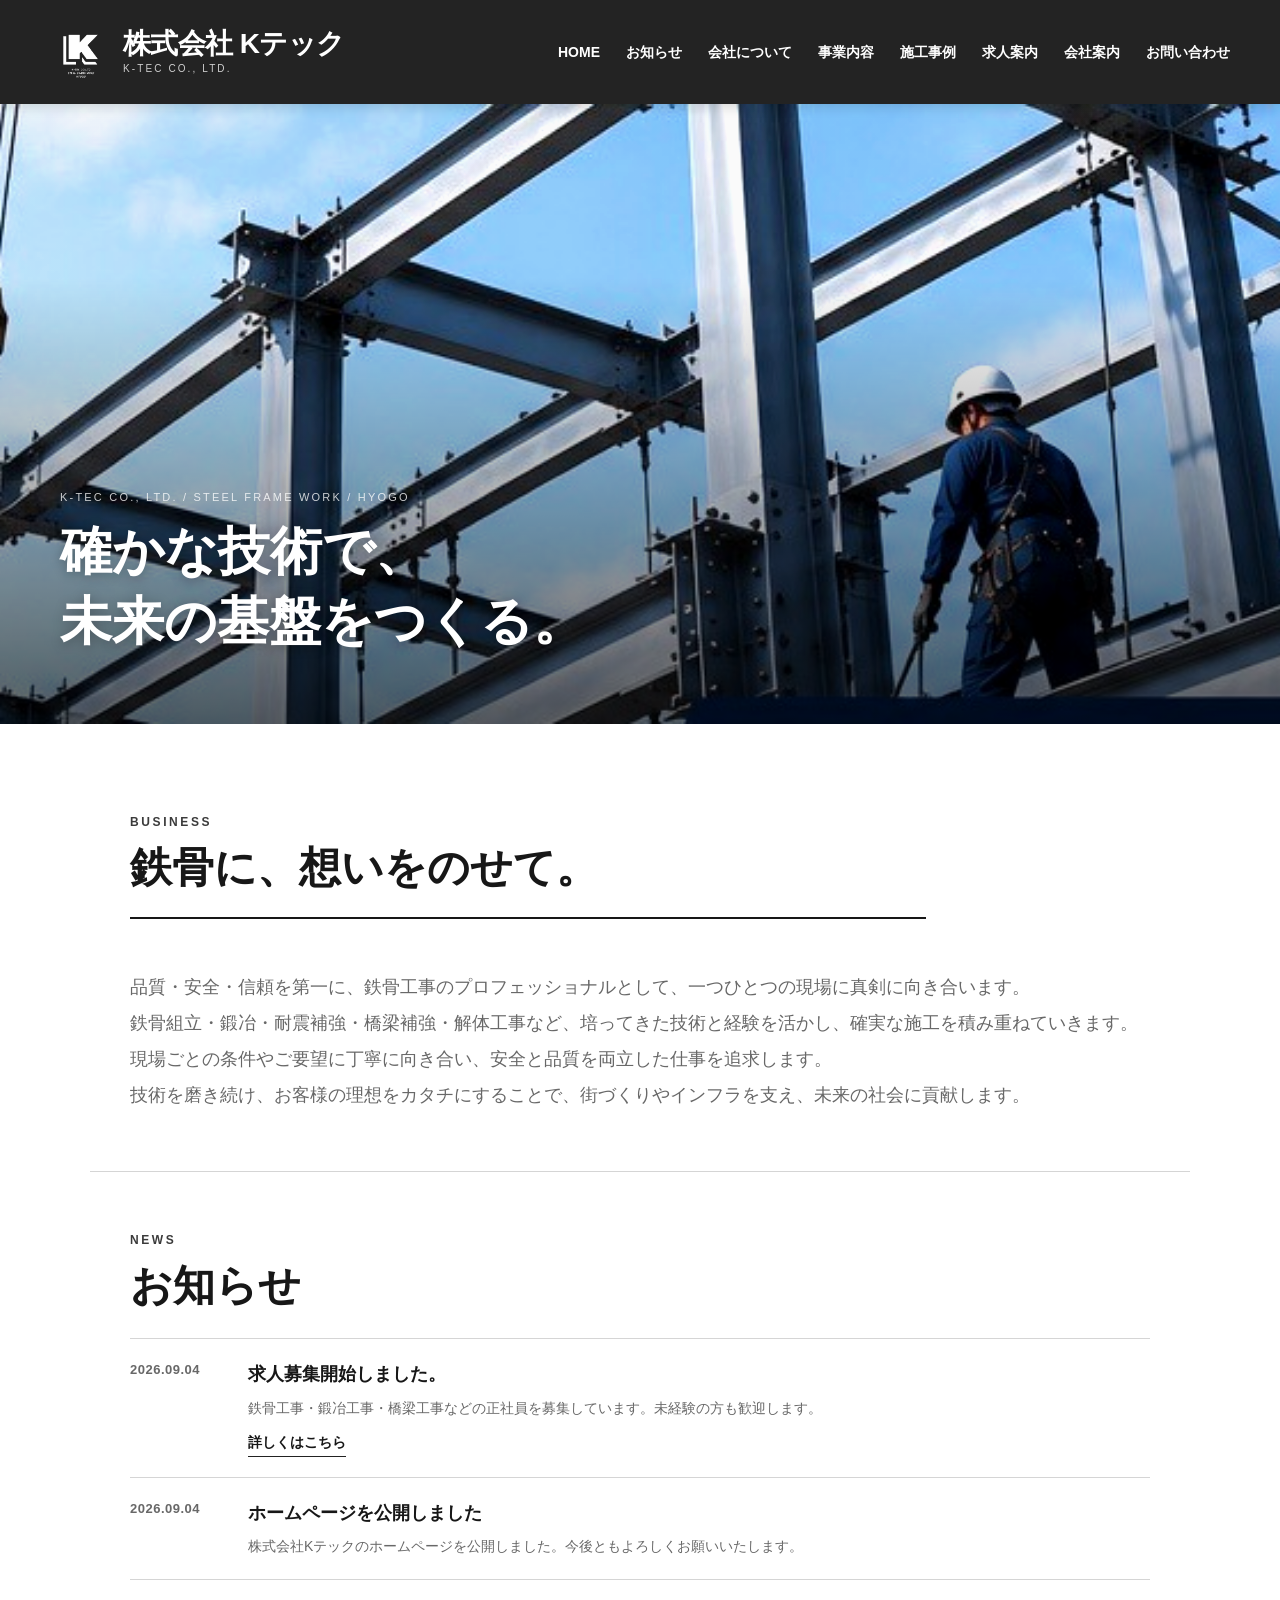
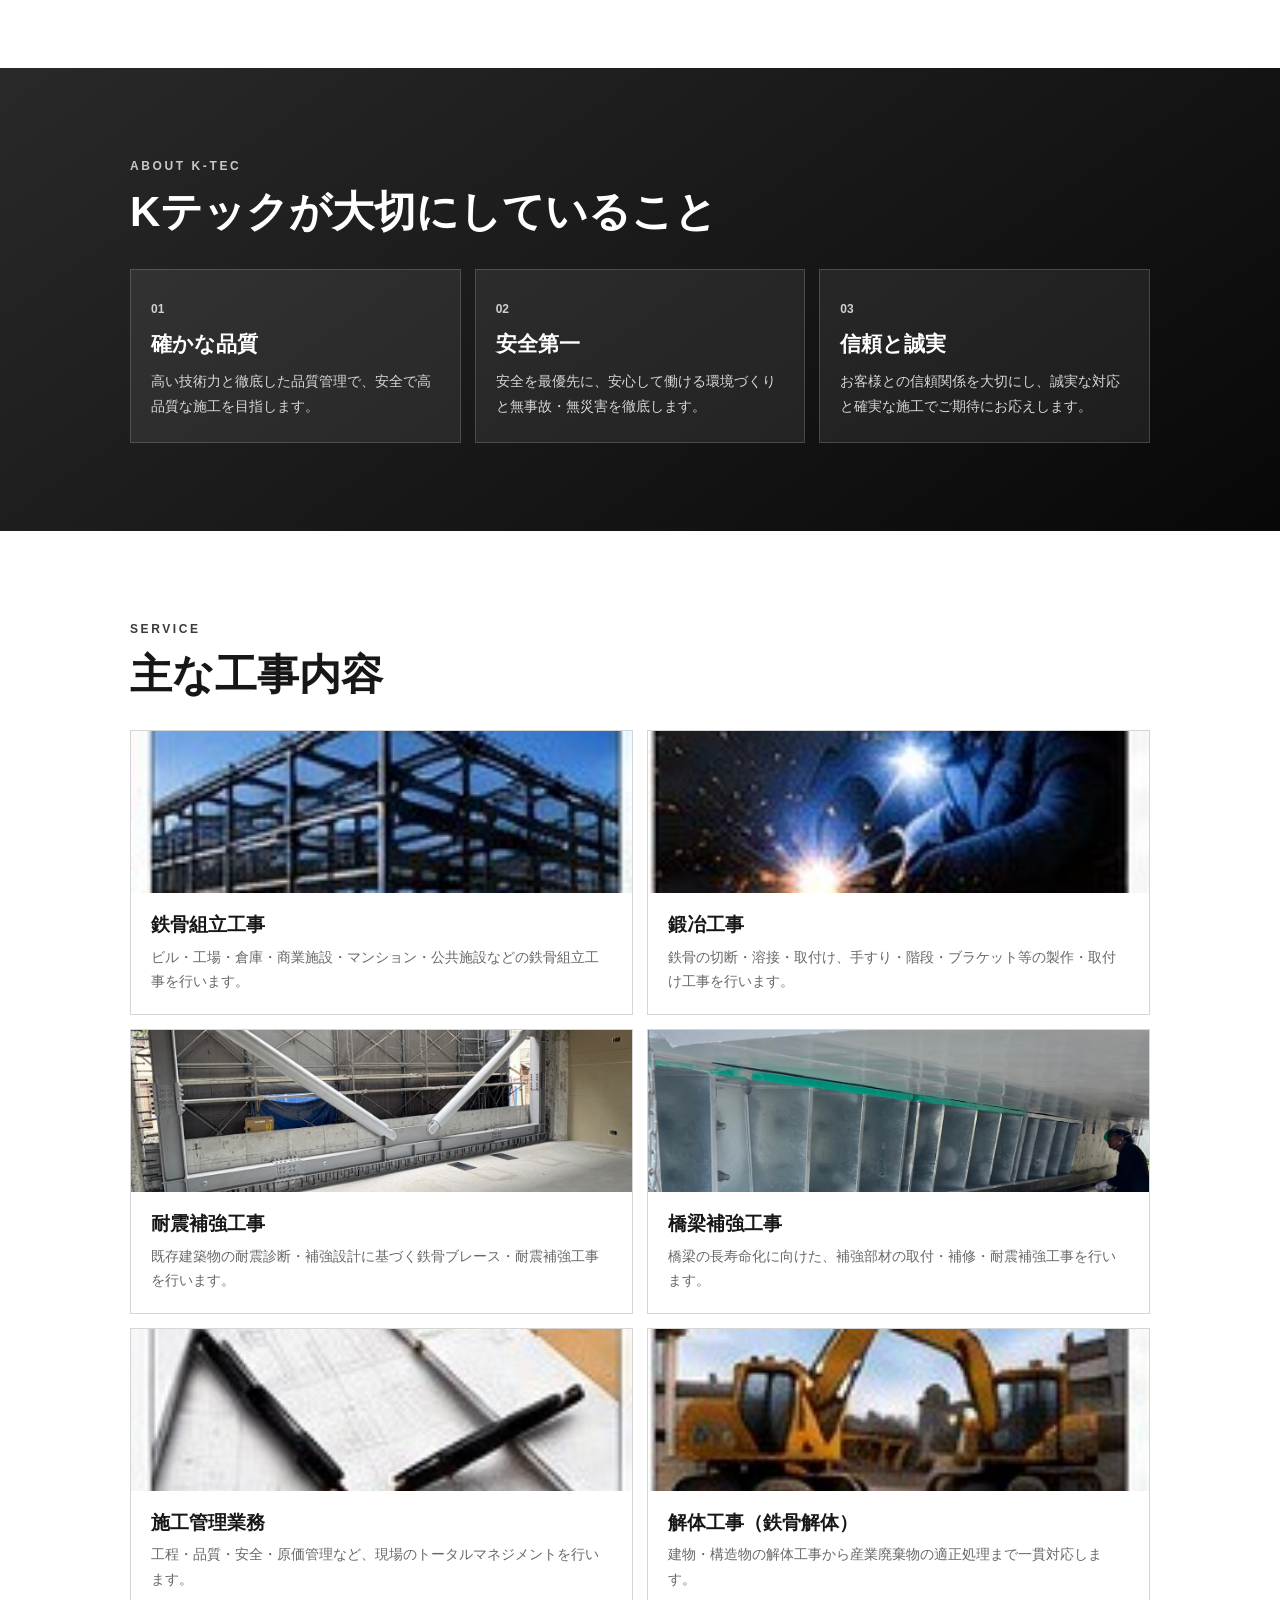
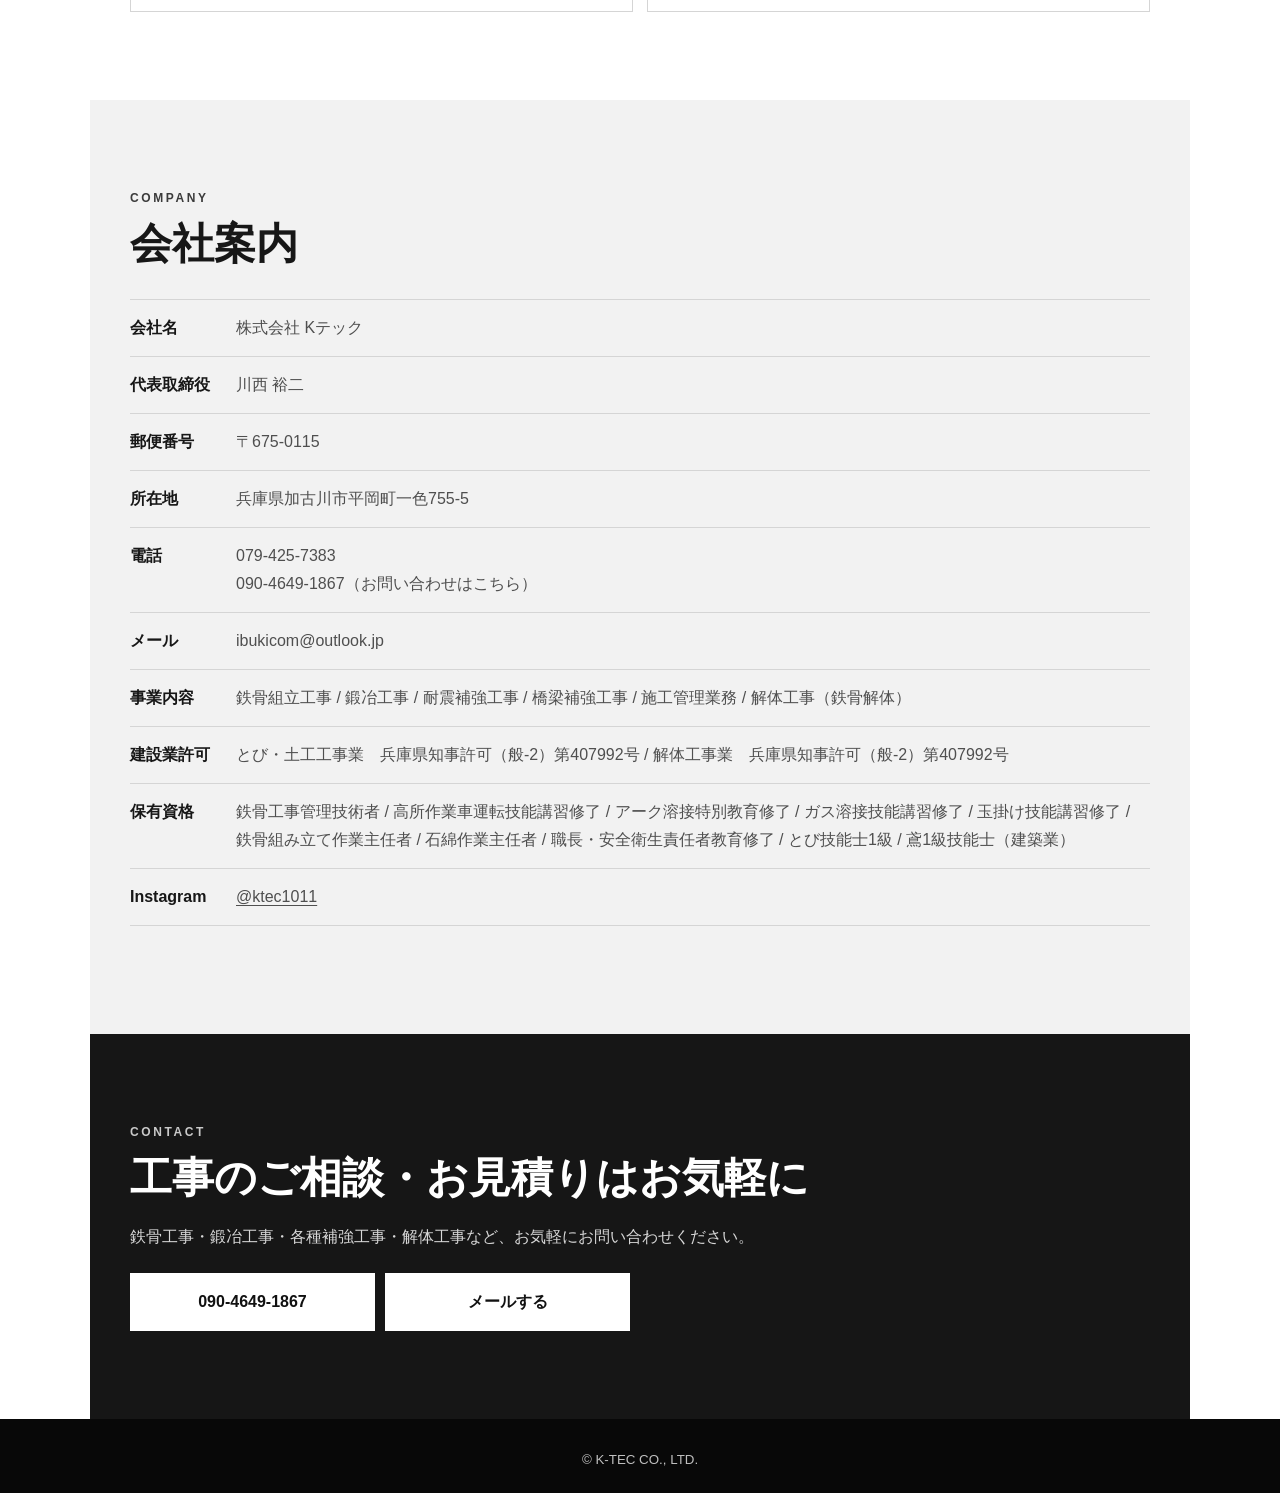
<file: index.html>
<!doctype html>
<html lang="ja">
<head>
  <meta charset="utf-8" />
  <meta name="viewport" content="width=device-width,initial-scale=1,viewport-fit=cover" />
  <meta name="theme-color" content="#111111" />
  <title>会社ホームページ</title>
  <meta name="description" content="会社ホームページ" />
  <meta name="google-site-verification" content="gx6xFM46Bvrn71pUxcdNgJVztnL0zprZb3rww8Dp938" />
  <link rel="stylesheet" href="style.css" />
</head>
<body>
  <header class="site-header">
    <a class="brand" href="./" aria-label="ホームへ">
      <img id="brand-logo" class="brand-logo" src="" alt="" />
      <span class="brand-copy">
        <strong id="brand-main"></strong>
        <small id="brand-sub"></small>
      </span>
    </a>
    <button class="menu-btn" type="button" aria-expanded="false" aria-controls="drawer" aria-label="メニューを開く">
      <span></span><span></span><span></span>
    </button>
  </header>

  <nav id="drawer" class="drawer" aria-hidden="true">
    <a href="./">HOME</a>
    <a href="#news">お知らせ</a>
    <a href="#strength">会社について</a>
    <a href="#service">事業内容</a>
    <a href="./works.html">施工事例</a>
    <a href="./recruit.html">求人案内</a>
    <a href="#company">会社案内</a>
    <a href="#contact">お問い合わせ</a>
  </nav>
  <div class="scrim" data-close></div>

  <main id="top">
    <section class="hero">
      <img id="hero-image" src="" alt="" />
      <div class="hero-caption">
        <p id="hero-eyebrow"></p>
        <h1 id="hero-title"></h1>
      </div>
    </section>

    <section class="intro section-pad">
      <p id="mission-eyebrow" class="eyebrow"></p>
      <h2 id="mission-title"></h2>
      <div class="title-rule"></div>
      <div id="problem-list" class="problem-list"></div>
      <p id="mission-lead" class="lead"></p>
    </section>

    <section id="news" class="news section-pad">
      <p id="news-eyebrow" class="eyebrow"></p>
      <h2 id="news-title"></h2>
      <div id="news-list" class="news-list"></div>
    </section>

    <section id="strength" class="band">
      <div class="section-pad">
        <p id="strength-eyebrow" class="eyebrow light"></p>
        <h2 id="strength-title"></h2>
        <div id="strength-grid" class="strength-grid"></div>
      </div>
    </section>

    <section id="service" class="section-pad services">
      <p id="service-eyebrow" class="eyebrow"></p>
      <h2 id="service-title"></h2>
      <div id="service-grid" class="service-grid"></div>
    </section>

    <section id="company" class="company section-pad">
      <p id="company-eyebrow" class="eyebrow"></p>
      <h2 id="company-title"></h2>
      <dl id="company-rows"></dl>
      <p id="company-note" class="note"></p>
    </section>

    <section id="contact" class="contact section-pad">
      <p id="contact-eyebrow" class="eyebrow light"></p>
      <h2 id="contact-title"></h2>
      <p id="contact-text"></p>
      <div class="contact-actions">
        <a data-phone-link href="#"><span id="phone-label">電話する</span></a>
        <a data-mail-link href="#">メールする</a>
      </div>
    </section>
  </main>

  <footer class="site-footer">
    <small id="footer-copyright"></small>
  </footer>

  <nav class="bottom-nav" aria-label="クイックメニュー">
    <a href="./"><span class="nav-icon">⌂</span><small>HOME</small></a>
    <a data-phone-link href="#"><span class="nav-icon">☎</span><small>PHONE</small></a>
    <a data-map-link href="#" target="_blank" rel="noopener"><span class="nav-icon">●</span><small>MAP</small></a>
    <a data-mail-link href="#"><span class="nav-icon">✉</span><small>MAIL</small></a>
  </nav>

  <script src="site-data.js"></script>
  <script src="app.js"></script>
</body>
</html>
</file>
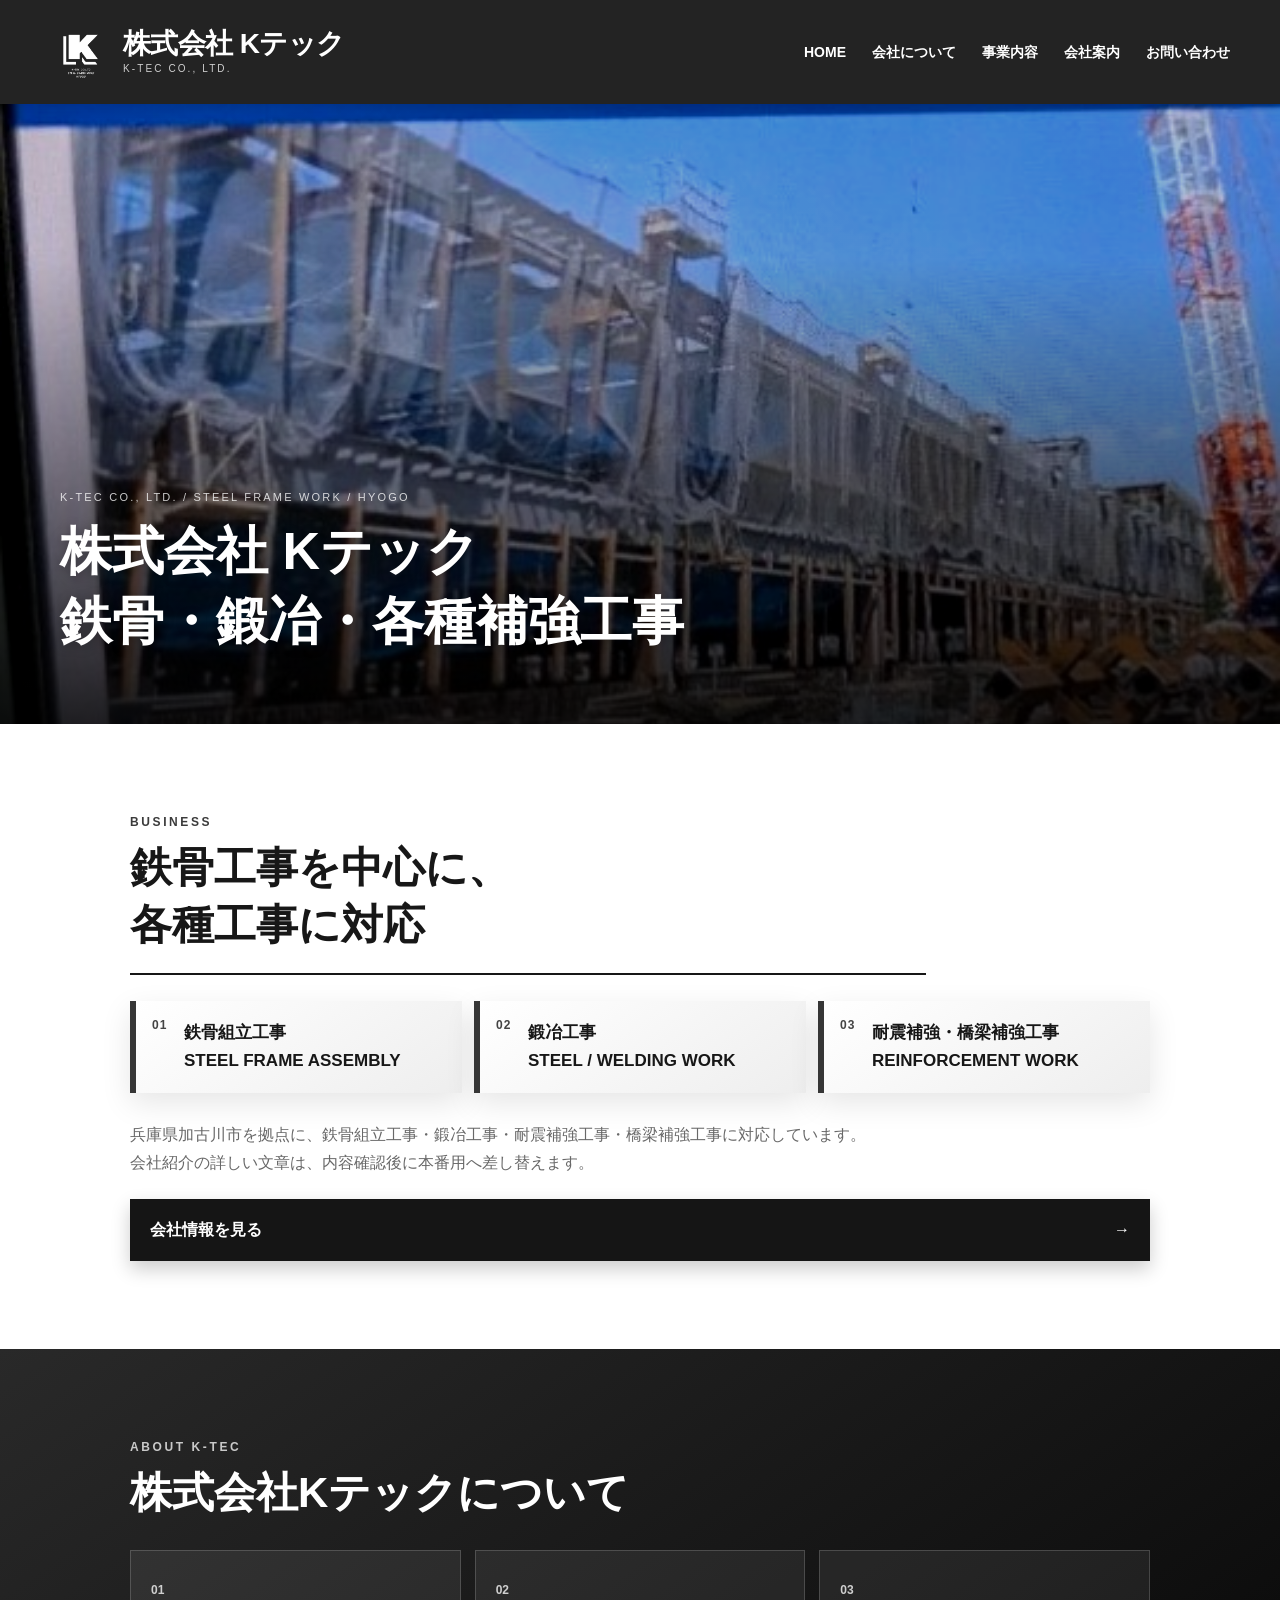
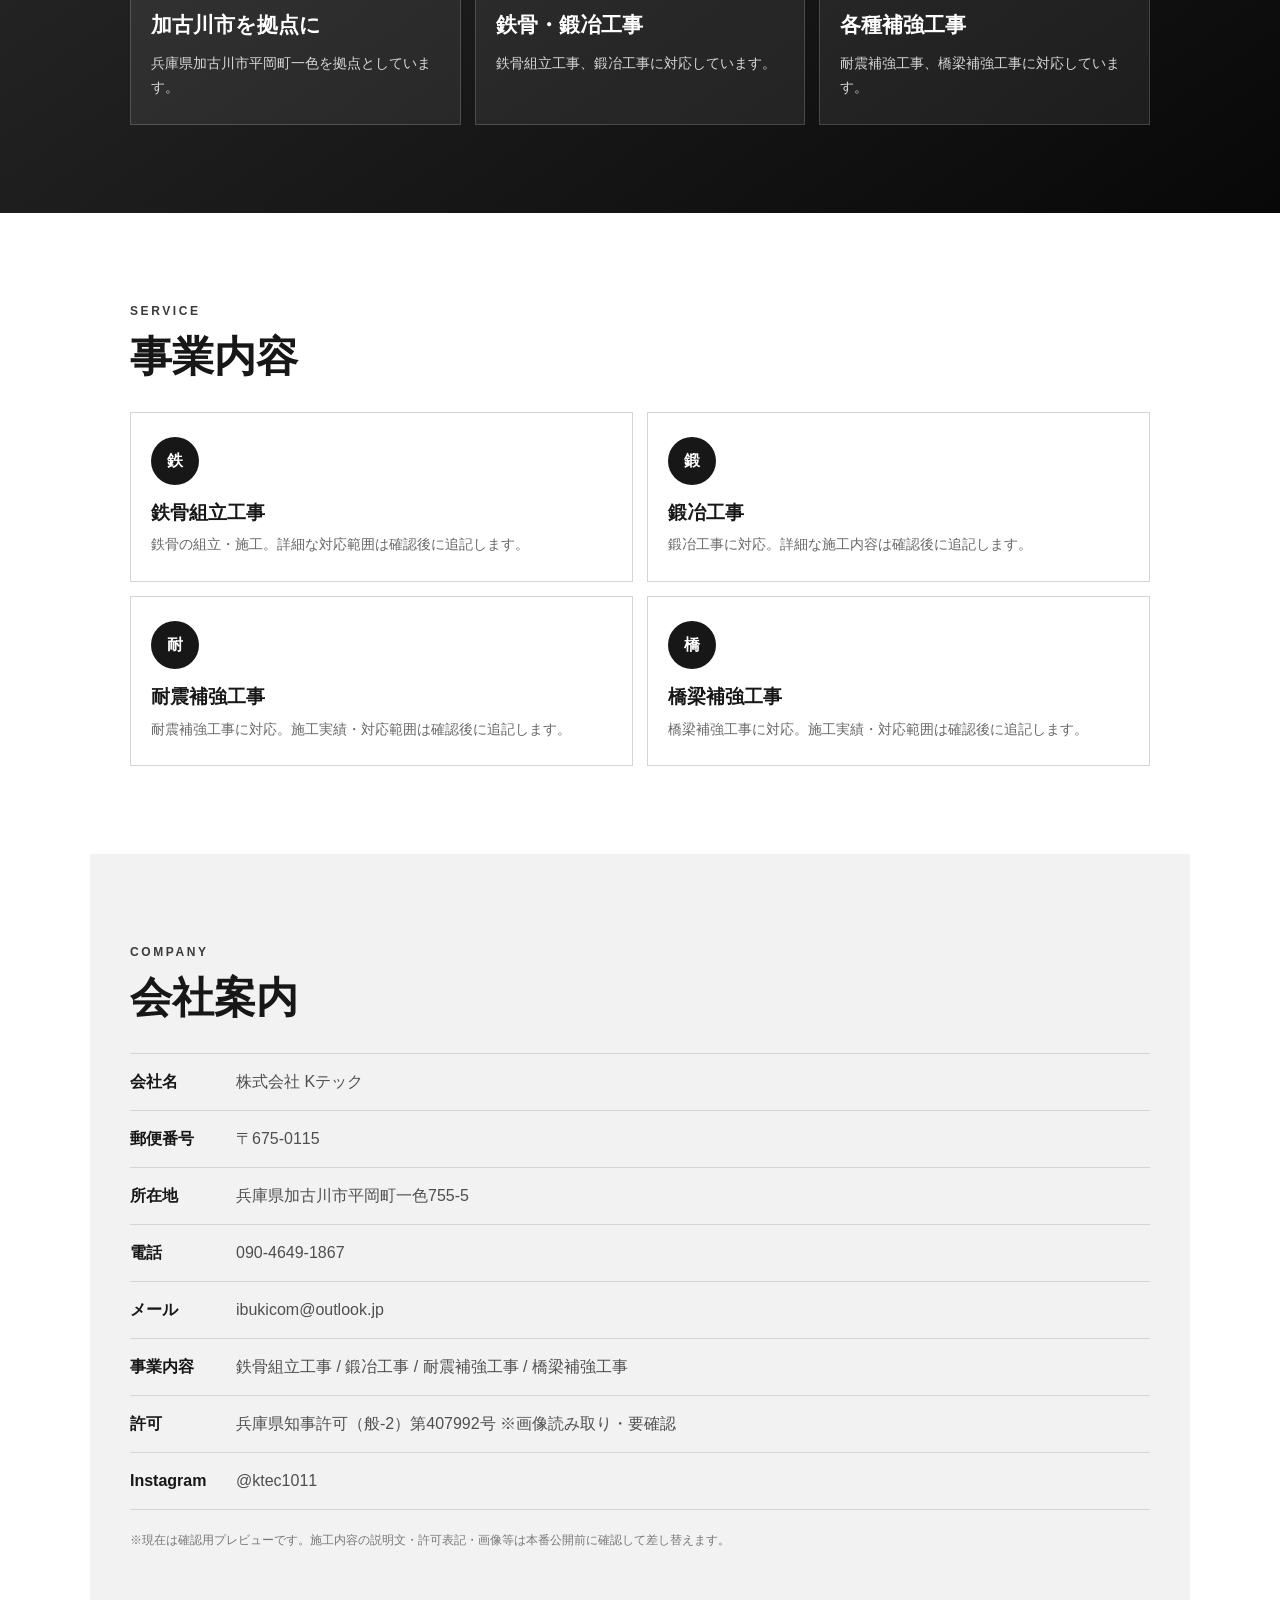
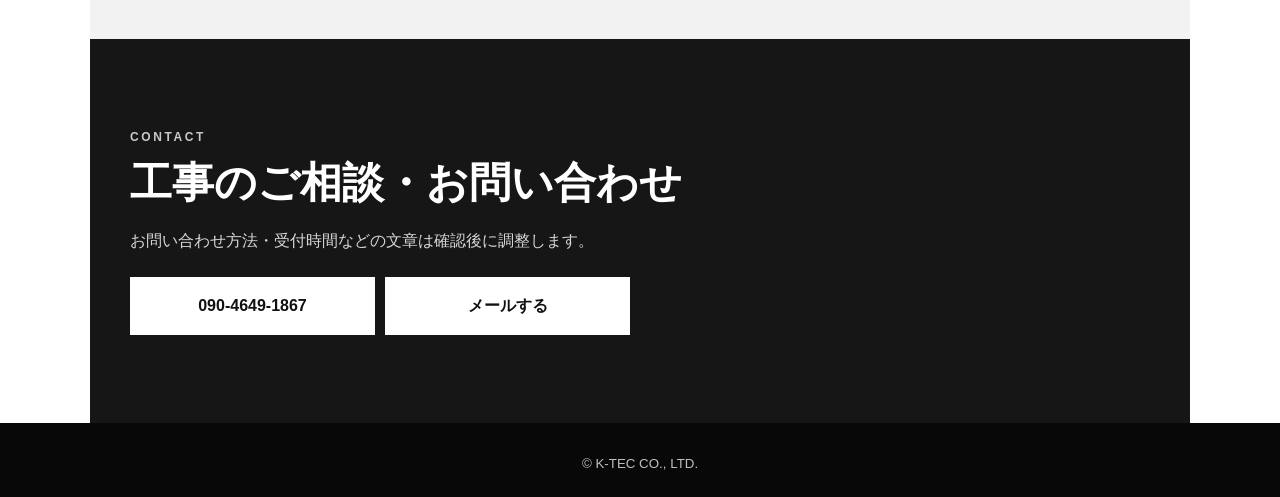
<file: K-TEC_HP_ローカル確認用.html>
<!doctype html>
<html lang="ja">
<head>
  <meta charset="utf-8" />
  <meta name="viewport" content="width=device-width,initial-scale=1,viewport-fit=cover" />
  <meta name="theme-color" content="#111111" />
  <title>株式会社 Kテック｜ローカル確認用</title>
  <meta name="description" content="会社ホームページ" />
  <style>
:root{
  --accent:#1b1b1b;
  --deep:#090909;
  --mid:#464646;
  --ink:#171717;
  --muted:#686868;
  --paper:#ffffff;
  --soft:#f2f2f2;
  --line:#d5d5d5;
  --shadow:0 10px 30px rgba(0,0,0,.10);
}
*{box-sizing:border-box}
html{scroll-behavior:smooth}
body{margin:0;font-family:-apple-system,BlinkMacSystemFont,"Hiragino Kaku Gothic ProN","Yu Gothic",Meiryo,sans-serif;color:var(--ink);background:var(--paper);padding-bottom:76px;line-height:1.75}
a{color:inherit;text-decoration:none}
img{display:block;max-width:100%}
.site-header{height:92px;background:#232323;display:flex;align-items:center;justify-content:space-between;padding:16px 20px;position:sticky;top:0;z-index:50;box-shadow:0 2px 12px rgba(0,0,0,.16)}
.brand{display:flex;align-items:center;gap:11px;color:white;min-width:0}.brand-copy{display:flex;flex-direction:column;line-height:1;min-width:0}.brand-copy strong{font-size:clamp(19px,5.2vw,28px);letter-spacing:-.6px;white-space:nowrap}.brand-copy small{font-size:10px;letter-spacing:2.1px;margin-top:6px;color:#cfcfcf;white-space:nowrap}.brand-logo{width:62px;height:62px;object-fit:contain;flex:0 0 auto;border-radius:0;background:#232323}
.menu-btn{width:50px;height:50px;border:1px solid #d7d7d7;border-radius:50%;background:#2c2c2c;display:grid;place-content:center;gap:5px;box-shadow:0 6px 16px rgba(0,0,0,.22);cursor:pointer}.menu-btn span{display:block;width:25px;height:3px;background:white;border-radius:2px;transition:.2s}.menu-btn[aria-expanded="true"] span:nth-child(1){transform:translateY(8px) rotate(45deg)}.menu-btn[aria-expanded="true"] span:nth-child(2){opacity:0}.menu-btn[aria-expanded="true"] span:nth-child(3){transform:translateY(-8px) rotate(-45deg)}
.drawer{position:fixed;top:0;right:0;width:min(82vw,360px);height:100dvh;background:#fff;z-index:80;padding:110px 28px 40px;transform:translateX(105%);transition:.26s ease;box-shadow:-10px 0 30px rgba(0,0,0,.15)}.drawer.open{transform:none}.drawer a{display:block;padding:15px 4px;border-bottom:1px solid #e5e5e5;font-weight:700}.scrim{position:fixed;inset:0;background:rgba(0,0,0,.55);z-index:70;opacity:0;pointer-events:none;transition:.2s}.scrim.open{opacity:1;pointer-events:auto}
.hero{position:relative;background:#090909}.hero img{width:100%;height:41vh;min-height:300px;max-height:560px;object-fit:cover;filter:contrast(1.03) saturate(1.05) brightness(.88)}.hero:after{content:"";position:absolute;inset:0;background:linear-gradient(180deg,rgba(0,0,0,.06) 25%,rgba(0,0,0,.84) 100%)}.hero-caption{position:absolute;z-index:2;left:7vw;right:7vw;bottom:28px;color:#fff}.hero-caption p{font-size:11px;letter-spacing:2.2px;margin:0 0 8px;opacity:.78}.hero-caption h1{font-size:clamp(27px,7vw,52px);line-height:1.35;margin:0;text-shadow:0 2px 12px rgba(0,0,0,.28)}
.section-pad{padding:56px 22px}.eyebrow{color:#3b3b3b;font-size:12px;font-weight:800;letter-spacing:2.6px;margin:0 0 7px}.eyebrow.light{color:#c9c9c9}.intro h2,.band h2,.services h2,.company h2,.contact h2{font-size:clamp(28px,7vw,42px);line-height:1.35;margin:0}.title-rule{height:2px;background:linear-gradient(90deg,var(--ink) 0 78%,transparent 78%);margin:20px 0 26px}
.problem-list{display:grid;gap:12px}.problem-card{display:grid;grid-template-columns:60px 1fr;align-items:center;min-height:92px;background:linear-gradient(145deg,#fff,#eeeeee);border-left:6px solid #363636;box-shadow:var(--shadow);overflow:hidden}.problem-card span{font-size:12px;color:#444;font-weight:800;letter-spacing:1px;align-self:start;padding:14px 0 0 16px}.problem-card p{font-size:17px;font-weight:700;line-height:1.65;margin:0;padding:15px 16px 15px 0}.lead{color:var(--muted);margin:28px 0 22px}.primary-btn{display:flex;align-items:center;justify-content:space-between;background:#151515;color:white;padding:17px 20px;font-weight:800;box-shadow:0 8px 18px rgba(0,0,0,.20)}
.band{background:linear-gradient(145deg,#292929,#080808);color:#fff}.strength-grid{display:grid;gap:14px;margin-top:28px}.strength-grid article{padding:24px 20px;background:rgba(255,255,255,.07);border:1px solid rgba(255,255,255,.17)}.strength-grid b{font-size:12px;color:#cfcfcf}.strength-grid h3{margin:4px 0 7px;font-size:21px}.strength-grid p{margin:0;color:#d8d8d8;font-size:14px}
.service-grid{display:grid;gap:14px;margin-top:26px}.service-grid article{border:1px solid var(--line);padding:24px 20px;background:white}.service-icon{width:48px;height:48px;border-radius:50%;background:#171717;color:#fff;display:grid;place-items:center;font-weight:900}.service-grid h3{margin:12px 0 3px}.service-grid p{margin:0;color:var(--muted);font-size:14px}
.company{background:var(--soft)}.company dl{margin:26px 0 0}.company dl div{display:grid;grid-template-columns:90px 1fr;gap:16px;padding:14px 0;border-top:1px solid var(--line)}.company dl div:last-child{border-bottom:1px solid var(--line)}.company dt{font-weight:700}.company dd{margin:0;color:#4f4f4f;overflow-wrap:anywhere}.note{font-size:12px;color:#777;margin:20px 0 0}
.contact{background:#161616;color:white}.contact p:not(.eyebrow){color:#d7d7d7}.contact-actions{display:grid;grid-template-columns:1fr 1fr;gap:10px;margin-top:22px}.contact-actions a{background:#fff;color:#111;padding:15px 10px;text-align:center;font-weight:800}.site-footer{background:#080808;color:#bfbfbf;text-align:center;padding:26px 20px 20px}
.bottom-nav{position:fixed;left:0;right:0;bottom:0;height:72px;background:linear-gradient(180deg,#202020,#070707);z-index:60;display:grid;grid-template-columns:repeat(4,1fr);padding-bottom:env(safe-area-inset-bottom);box-shadow:0 -4px 20px rgba(0,0,0,.18)}.bottom-nav a{color:white;display:grid;place-items:center;align-content:center;gap:2px;border-right:1px solid rgba(255,255,255,.12)}.bottom-nav a:last-child{border-right:0}.nav-icon{font-size:22px;line-height:1}.bottom-nav small{font-size:10px;font-weight:800;letter-spacing:.8px}
@media (min-width:800px){body{padding-bottom:0}.site-header{padding-left:max(40px,calc((100vw - 1180px)/2));padding-right:max(40px,calc((100vw - 1180px)/2));height:104px}.menu-btn{display:none}.drawer{position:static;transform:none;width:auto;height:auto;background:transparent;box-shadow:none;padding:0;display:flex;gap:26px;z-index:51;margin-right:max(40px,calc((100vw - 1180px)/2))}.drawer a{border:0;padding:0;color:white;font-size:14px}.scrim{display:none}.site-header+.drawer{position:fixed;top:0;right:0;height:104px;align-items:center}.hero img{height:620px;max-height:none}.hero-caption{left:max(60px,calc((100vw - 1180px)/2));bottom:68px}.section-pad{max-width:1100px;margin:auto;padding:88px 40px}.problem-list,.strength-grid{grid-template-columns:repeat(3,1fr)}.service-grid{grid-template-columns:repeat(2,1fr)}.problem-card{grid-template-columns:48px 1fr}.contact-actions{max-width:500px}.bottom-nav{display:none}.sp-only{display:none}}

</style>
</head>
<body>
  <header class="site-header">
    <a class="brand" href="#top" aria-label="ホームへ">
      <img id="brand-logo" class="brand-logo" src="" alt="" />
      <span class="brand-copy">
        <strong id="brand-main"></strong>
        <small id="brand-sub"></small>
      </span>
    </a>
    <button class="menu-btn" type="button" aria-expanded="false" aria-controls="drawer" aria-label="メニューを開く">
      <span></span><span></span><span></span>
    </button>
  </header>

  <nav id="drawer" class="drawer" aria-hidden="true">
    <a href="#top">HOME</a>
    <a href="#strength">会社について</a>
    <a href="#service">事業内容</a>
    <a href="#company">会社案内</a>
    <a href="#contact">お問い合わせ</a>
  </nav>
  <div class="scrim" data-close></div>

  <main id="top">
    <section class="hero">
      <img id="hero-image" src="" alt="" />
      <div class="hero-caption">
        <p id="hero-eyebrow"></p>
        <h1 id="hero-title"></h1>
      </div>
    </section>

    <section class="intro section-pad">
      <p id="mission-eyebrow" class="eyebrow"></p>
      <h2 id="mission-title"></h2>
      <div class="title-rule"></div>
      <div id="problem-list" class="problem-list"></div>
      <p id="mission-lead" class="lead"></p>
      <a class="primary-btn" href="#strength"><span id="mission-button-text"></span><span>→</span></a>
    </section>

    <section id="strength" class="band">
      <div class="section-pad">
        <p id="strength-eyebrow" class="eyebrow light"></p>
        <h2 id="strength-title"></h2>
        <div id="strength-grid" class="strength-grid"></div>
      </div>
    </section>

    <section id="service" class="section-pad services">
      <p id="service-eyebrow" class="eyebrow"></p>
      <h2 id="service-title"></h2>
      <div id="service-grid" class="service-grid"></div>
    </section>

    <section id="company" class="company section-pad">
      <p id="company-eyebrow" class="eyebrow"></p>
      <h2 id="company-title"></h2>
      <dl id="company-rows"></dl>
      <p id="company-note" class="note"></p>
    </section>

    <section id="contact" class="contact section-pad">
      <p id="contact-eyebrow" class="eyebrow light"></p>
      <h2 id="contact-title"></h2>
      <p id="contact-text"></p>
      <div class="contact-actions">
        <a data-phone-link href="#"><span id="phone-label">電話する</span></a>
        <a data-mail-link href="#">メールする</a>
      </div>
    </section>
  </main>

  <footer class="site-footer">
    <small id="footer-copyright"></small>
  </footer>

  <nav class="bottom-nav" aria-label="クイックメニュー">
    <a href="#top"><span class="nav-icon">⌂</span><small>HOME</small></a>
    <a data-phone-link href="#"><span class="nav-icon">☎</span><small>PHONE</small></a>
    <a data-map-link href="#" target="_blank" rel="noopener"><span class="nav-icon">●</span><small>MAP</small></a>
    <a data-mail-link href="#"><span class="nav-icon">✉</span><small>MAIL</small></a>
  </nav>

  <script>
/*
  ============================================================
  Kテック HP プレビュー用データ（未デプロイ）
  通常の会社情報・文章・電話・住所・メール・MAPはここで管理します。
  画像から読み取った情報には本番公開前に最終確認が必要な箇所があります。
  ============================================================
*/
window.SITE_DATA = {
  seo: {
    title: "株式会社Kテック | 鉄骨組立工事・鍛冶工事・補強工事",
    description: "兵庫県加古川市の株式会社Kテック。鉄骨組立工事、鍛冶工事、耐震補強工事、橋梁補強工事。"
  },

  brand: {
    main: "株式会社 Kテック",
    sub: "K-TEC CO., LTD.",
    logo: '[data-uri]',
    ariaLabel: "株式会社Kテック ホームへ"
  },

  hero: {
    image: '[data-uri]',
    imageAlt: "鉄骨建築の施工現場（現在は仮画像）",
    eyebrow: "K-TEC CO., LTD. / STEEL FRAME WORK / HYOGO",
    titleLines: ["株式会社 Kテック", "鉄骨・鍛冶・各種補強工事"]
  },

  mission: {
    eyebrow: "BUSINESS",
    titleLines: ["鉄骨工事を中心に、", "各種工事に対応"],
    problems: [
      { number: "01", lines: ["鉄骨組立工事", "STEEL FRAME ASSEMBLY"] },
      { number: "02", lines: ["鍛冶工事", "STEEL / WELDING WORK"] },
      { number: "03", lines: ["耐震補強・橋梁補強工事", "REINFORCEMENT WORK"] }
    ],
    leadLines: [
      "兵庫県加古川市を拠点に、鉄骨組立工事・鍛冶工事・耐震補強工事・橋梁補強工事に対応しています。",
      "会社紹介の詳しい文章は、内容確認後に本番用へ差し替えます。"
    ],
    buttonText: "会社情報を見る"
  },

  strengths: {
    eyebrow: "ABOUT K-TEC",
    title: "株式会社Kテックについて",
    items: [
      { number: "01", title: "加古川市を拠点に", text: "兵庫県加古川市平岡町一色を拠点としています。" },
      { number: "02", title: "鉄骨・鍛冶工事", text: "鉄骨組立工事、鍛冶工事に対応しています。" },
      { number: "03", title: "各種補強工事", text: "耐震補強工事、橋梁補強工事に対応しています。" }
    ]
  },

  services: {
    eyebrow: "SERVICE",
    title: "事業内容",
    items: [
      { icon: "鉄", title: "鉄骨組立工事", text: "鉄骨の組立・施工。詳細な対応範囲は確認後に追記します。" },
      { icon: "鍛", title: "鍛冶工事", text: "鍛冶工事に対応。詳細な施工内容は確認後に追記します。" },
      { icon: "耐", title: "耐震補強工事", text: "耐震補強工事に対応。施工実績・対応範囲は確認後に追記します。" },
      { icon: "橋", title: "橋梁補強工事", text: "橋梁補強工事に対応。施工実績・対応範囲は確認後に追記します。" }
    ]
  },

  company: {
    eyebrow: "COMPANY",
    title: "会社案内",
    rows: [
      ["会社名", "株式会社 Kテック"],
      ["郵便番号", "〒675-0115"],
      ["所在地", "兵庫県加古川市平岡町一色755-5"],
      ["電話", "090-4649-1867"],
      ["メール", "ibukicom@outlook.jp"],
      ["事業内容", "鉄骨組立工事 / 鍛冶工事 / 耐震補強工事 / 橋梁補強工事"],
      ["許可", "兵庫県知事許可（般-2）第407992号 ※画像読み取り・要確認"],
      ["Instagram", "@ktec1011"]
    ],
    note: "※現在は確認用プレビューです。施工内容の説明文・許可表記・画像等は本番公開前に確認して差し替えます。"
  },

  contact: {
    eyebrow: "CONTACT",
    title: "工事のご相談・お問い合わせ",
    text: "お問い合わせ方法・受付時間などの文章は確認後に調整します。",
    phoneDisplay: "090-4649-1867",
    phoneLink: "09046491867",
    email: "ibukicom@outlook.jp",
    mapUrl: "https://www.google.com/maps/search/?api=1&query=%E5%85%B5%E5%BA%AB%E7%9C%8C%E5%8A%A0%E5%8F%A4%E5%B7%9D%E5%B8%82%E5%B9%B3%E5%B2%A1%E7%94%BA%E4%B8%80%E8%89%B2755-5"
  },

  footer: {
    copyright: "© K-TEC CO., LTD."
  }
};

</script>
  <script>
(() => {
  const data = window.SITE_DATA;
  if (!data) return;

  const $ = (selector, root = document) => root.querySelector(selector);
  const el = (tag, className) => {
    const node = document.createElement(tag);
    if (className) node.className = className;
    return node;
  };
  const setText = (selector, value) => {
    const node = $(selector);
    if (node) node.textContent = value ?? "";
  };
  const appendLines = (node, lines) => {
    node.replaceChildren();
    (lines || []).forEach((line, i) => {
      if (i) node.appendChild(document.createElement("br"));
      node.appendChild(document.createTextNode(line));
    });
  };

  // SEO
  document.title = data.seo?.title || document.title;
  const metaDescription = $('meta[name="description"]');
  if (metaDescription && data.seo?.description) metaDescription.content = data.seo.description;

  // Brand
  setText("#brand-main", data.brand?.main);
  setText("#brand-sub", data.brand?.sub);
  const brandLogo = $("#brand-logo");
  if (brandLogo) {
    brandLogo.src = data.brand?.logo || "";
    brandLogo.alt = data.brand?.main ? `${data.brand.main} ロゴ` : "会社ロゴ";
    brandLogo.hidden = !data.brand?.logo;
  }
  const brand = $(".brand");
  if (brand && data.brand?.ariaLabel) brand.setAttribute("aria-label", data.brand.ariaLabel);

  // Hero
  const heroImage = $("#hero-image");
  if (heroImage) {
    heroImage.src = data.hero?.image || "";
    heroImage.alt = data.hero?.imageAlt || "";
  }
  setText("#hero-eyebrow", data.hero?.eyebrow);
  appendLines($("#hero-title"), data.hero?.titleLines);

  // Mission
  setText("#mission-eyebrow", data.mission?.eyebrow);
  appendLines($("#mission-title"), data.mission?.titleLines);
  const problemList = $("#problem-list");
  if (problemList) {
    problemList.replaceChildren();
    (data.mission?.problems || []).forEach((item) => {
      const article = el("article", "problem-card");
      const number = el("span");
      number.textContent = item.number || "";
      const p = el("p");
      appendLines(p, item.lines);
      article.append(number, p);
      problemList.appendChild(article);
    });
  }
  appendLines($("#mission-lead"), data.mission?.leadLines);
  setText("#mission-button-text", data.mission?.buttonText);

  // Strengths
  setText("#strength-eyebrow", data.strengths?.eyebrow);
  setText("#strength-title", data.strengths?.title);
  const strengthGrid = $("#strength-grid");
  if (strengthGrid) {
    strengthGrid.replaceChildren();
    (data.strengths?.items || []).forEach((item) => {
      const article = el("article");
      const b = el("b"); b.textContent = item.number || "";
      const h3 = el("h3"); h3.textContent = item.title || "";
      const p = el("p"); p.textContent = item.text || "";
      article.append(b, h3, p);
      strengthGrid.appendChild(article);
    });
  }

  // Services
  setText("#service-eyebrow", data.services?.eyebrow);
  setText("#service-title", data.services?.title);
  const serviceGrid = $("#service-grid");
  if (serviceGrid) {
    serviceGrid.replaceChildren();
    (data.services?.items || []).forEach((item) => {
      const article = el("article");
      const icon = el("div", "service-icon"); icon.textContent = item.icon || "";
      const h3 = el("h3"); h3.textContent = item.title || "";
      const p = el("p"); p.textContent = item.text || "";
      article.append(icon, h3, p);
      serviceGrid.appendChild(article);
    });
  }

  // Company
  setText("#company-eyebrow", data.company?.eyebrow);
  setText("#company-title", data.company?.title);
  const companyRows = $("#company-rows");
  if (companyRows) {
    companyRows.replaceChildren();
    (data.company?.rows || []).forEach(([label, value]) => {
      const wrap = el("div");
      const dt = el("dt"); dt.textContent = label || "";
      const dd = el("dd"); dd.textContent = value || "";
      wrap.append(dt, dd);
      companyRows.appendChild(wrap);
    });
  }
  setText("#company-note", data.company?.note);

  // Contact + quick links
  setText("#contact-eyebrow", data.contact?.eyebrow);
  setText("#contact-title", data.contact?.title);
  setText("#contact-text", data.contact?.text);
  setText("#phone-label", data.contact?.phoneDisplay || "電話する");

  document.querySelectorAll("[data-phone-link]").forEach((a) => {
    a.href = `tel:${data.contact?.phoneLink || ""}`;
  });
  document.querySelectorAll("[data-mail-link]").forEach((a) => {
    a.href = `mailto:${data.contact?.email || ""}`;
  });
  document.querySelectorAll("[data-map-link]").forEach((a) => {
    a.href = data.contact?.mapUrl || "#";
  });

  setText("#footer-copyright", data.footer?.copyright);

  // Drawer menu
  const btn = $(".menu-btn");
  const drawer = $(".drawer");
  const scrim = $(".scrim");
  function setMenu(open) {
    if (!btn || !drawer || !scrim) return;
    btn.setAttribute("aria-expanded", String(open));
    drawer.classList.toggle("open", open);
    drawer.setAttribute("aria-hidden", String(!open));
    scrim.classList.toggle("open", open);
    document.body.style.overflow = open ? "hidden" : "";
  }
  btn?.addEventListener("click", () => setMenu(btn.getAttribute("aria-expanded") !== "true"));
  scrim?.addEventListener("click", () => setMenu(false));
  drawer?.querySelectorAll("a").forEach((a) => a.addEventListener("click", () => setMenu(false)));
})();

</script>
</body>
</html>
</file>
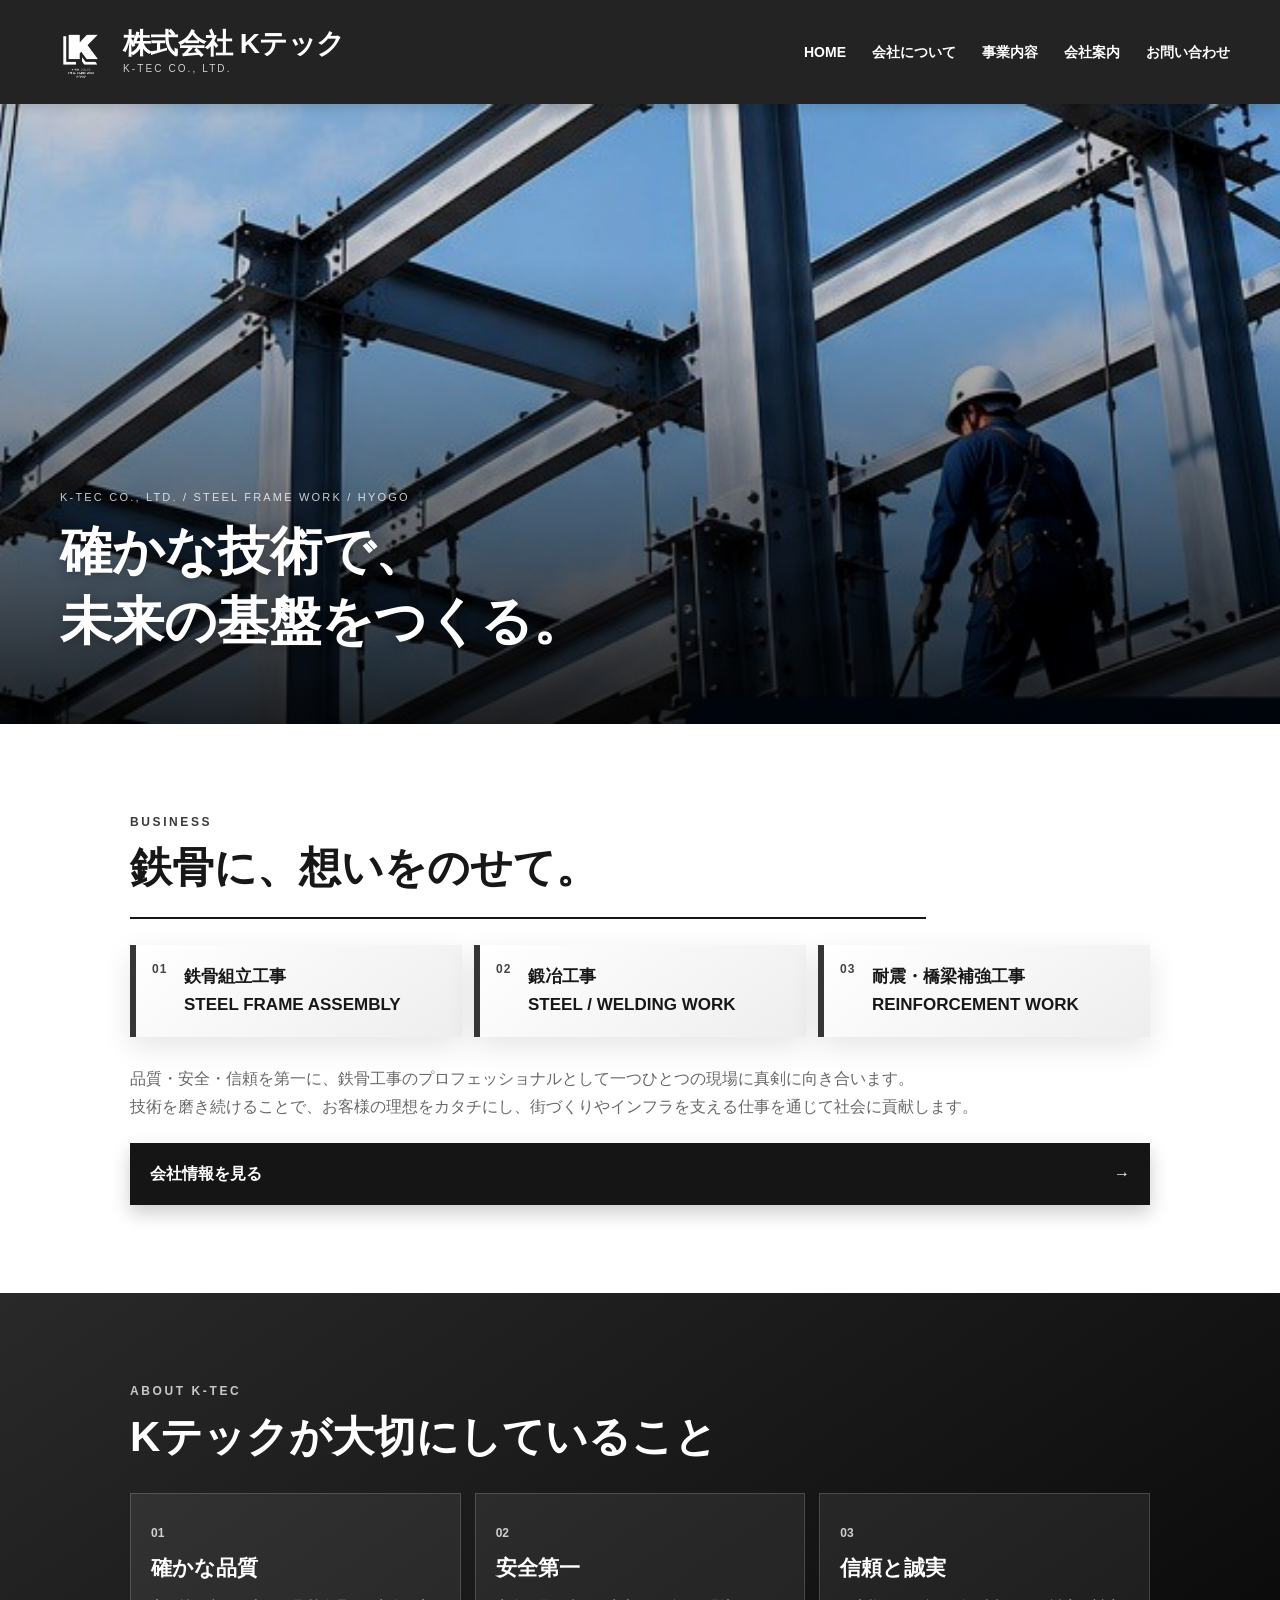
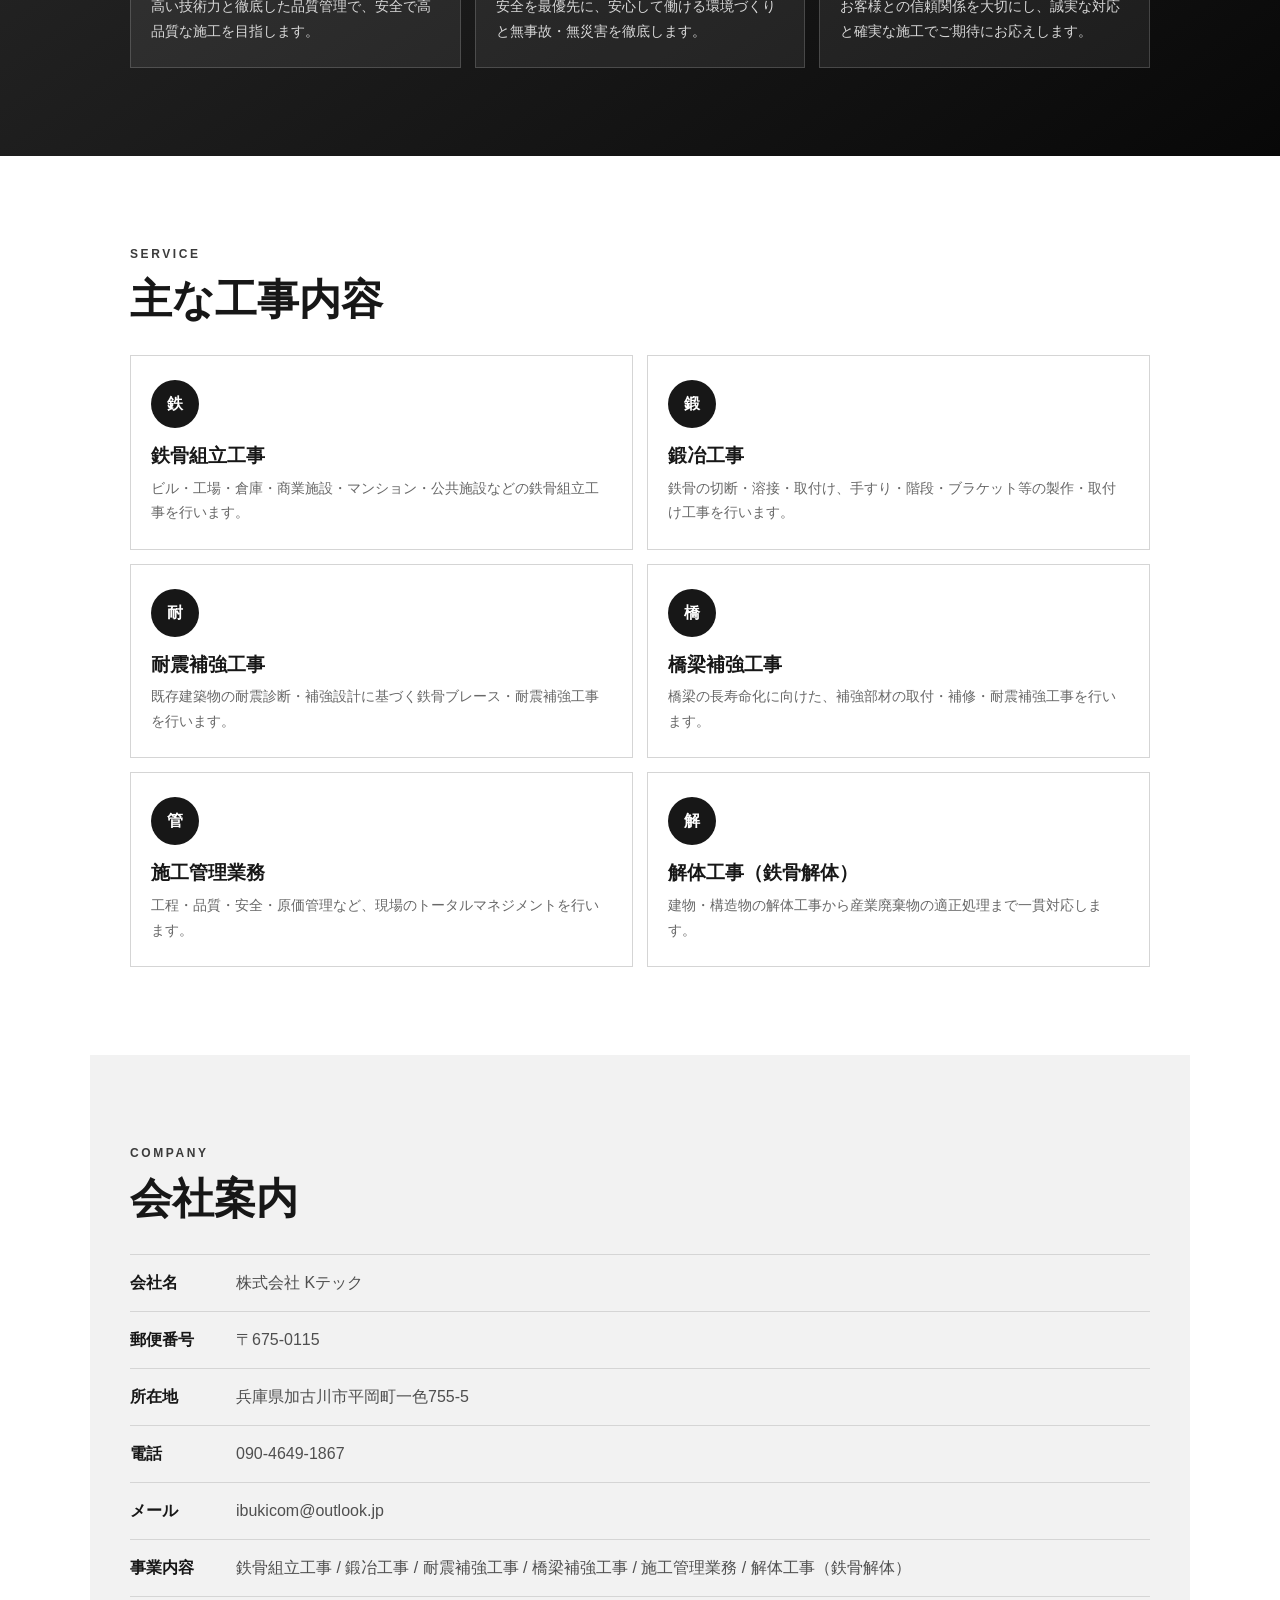
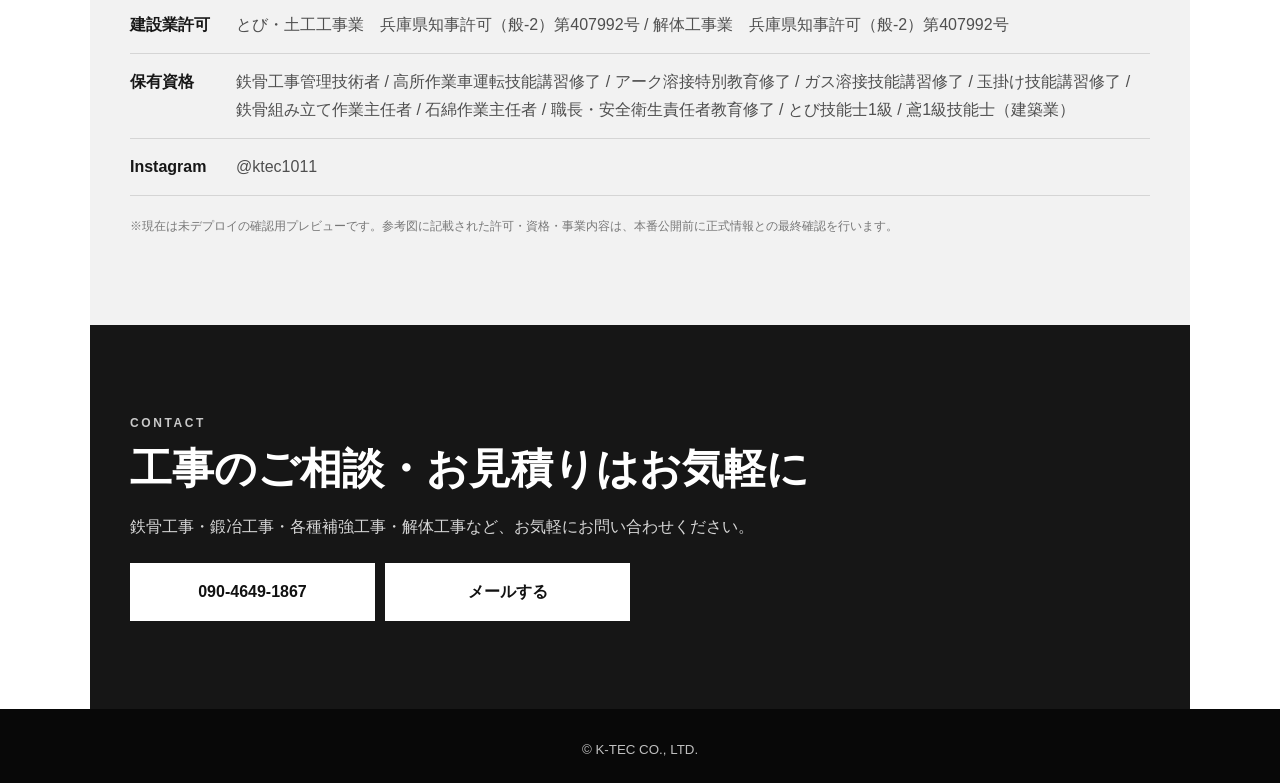
<file: K-TEC_HP_ローカル確認用_v3.html>
<!doctype html>
<html lang="ja">
<head>
  <meta charset="utf-8" />
  <meta name="viewport" content="width=device-width,initial-scale=1,viewport-fit=cover" />
  <meta name="theme-color" content="#111111" />
  <title>会社ホームページ</title>
  <meta name="description" content="会社ホームページ" />
  <style>
:root{
  --accent:#1b1b1b;
  --deep:#090909;
  --mid:#464646;
  --ink:#171717;
  --muted:#686868;
  --paper:#ffffff;
  --soft:#f2f2f2;
  --line:#d5d5d5;
  --shadow:0 10px 30px rgba(0,0,0,.10);
}
*{box-sizing:border-box}
html{scroll-behavior:smooth}
body{margin:0;font-family:-apple-system,BlinkMacSystemFont,"Hiragino Kaku Gothic ProN","Yu Gothic",Meiryo,sans-serif;color:var(--ink);background:var(--paper);padding-bottom:76px;line-height:1.75}
a{color:inherit;text-decoration:none}
img{display:block;max-width:100%}
.site-header{height:92px;background:#232323;display:flex;align-items:center;justify-content:space-between;padding:16px 20px;position:sticky;top:0;z-index:50;box-shadow:0 2px 12px rgba(0,0,0,.16)}
.brand{display:flex;align-items:center;gap:11px;color:white;min-width:0}.brand-copy{display:flex;flex-direction:column;line-height:1;min-width:0}.brand-copy strong{font-size:clamp(19px,5.2vw,28px);letter-spacing:-.6px;white-space:nowrap}.brand-copy small{font-size:10px;letter-spacing:2.1px;margin-top:6px;color:#cfcfcf;white-space:nowrap}.brand-logo{width:62px;height:62px;object-fit:contain;flex:0 0 auto;border-radius:0;background:#232323}
.menu-btn{width:50px;height:50px;border:1px solid #d7d7d7;border-radius:50%;background:#2c2c2c;display:grid;place-content:center;gap:5px;box-shadow:0 6px 16px rgba(0,0,0,.22);cursor:pointer}.menu-btn span{display:block;width:25px;height:3px;background:white;border-radius:2px;transition:.2s}.menu-btn[aria-expanded="true"] span:nth-child(1){transform:translateY(8px) rotate(45deg)}.menu-btn[aria-expanded="true"] span:nth-child(2){opacity:0}.menu-btn[aria-expanded="true"] span:nth-child(3){transform:translateY(-8px) rotate(-45deg)}
.drawer{position:fixed;top:0;right:0;width:min(82vw,360px);height:100dvh;background:#fff;z-index:80;padding:110px 28px 40px;transform:translateX(105%);transition:.26s ease;box-shadow:-10px 0 30px rgba(0,0,0,.15)}.drawer.open{transform:none}.drawer a{display:block;padding:15px 4px;border-bottom:1px solid #e5e5e5;font-weight:700}.scrim{position:fixed;inset:0;background:rgba(0,0,0,.55);z-index:70;opacity:0;pointer-events:none;transition:.2s}.scrim.open{opacity:1;pointer-events:auto}
.hero{position:relative;background:#090909}.hero img{width:100%;height:41vh;min-height:300px;max-height:560px;object-fit:cover;filter:contrast(1.03) saturate(1.05) brightness(.88)}.hero:after{content:"";position:absolute;inset:0;background:linear-gradient(180deg,rgba(0,0,0,.06) 25%,rgba(0,0,0,.84) 100%)}.hero-caption{position:absolute;z-index:2;left:7vw;right:7vw;bottom:28px;color:#fff}.hero-caption p{font-size:11px;letter-spacing:2.2px;margin:0 0 8px;opacity:.78}.hero-caption h1{font-size:clamp(27px,7vw,52px);line-height:1.35;margin:0;text-shadow:0 2px 12px rgba(0,0,0,.28)}
.section-pad{padding:56px 22px}.eyebrow{color:#3b3b3b;font-size:12px;font-weight:800;letter-spacing:2.6px;margin:0 0 7px}.eyebrow.light{color:#c9c9c9}.intro h2,.band h2,.services h2,.company h2,.contact h2{font-size:clamp(28px,7vw,42px);line-height:1.35;margin:0}.title-rule{height:2px;background:linear-gradient(90deg,var(--ink) 0 78%,transparent 78%);margin:20px 0 26px}
.problem-list{display:grid;gap:12px}.problem-card{display:grid;grid-template-columns:60px 1fr;align-items:center;min-height:92px;background:linear-gradient(145deg,#fff,#eeeeee);border-left:6px solid #363636;box-shadow:var(--shadow);overflow:hidden}.problem-card span{font-size:12px;color:#444;font-weight:800;letter-spacing:1px;align-self:start;padding:14px 0 0 16px}.problem-card p{font-size:17px;font-weight:700;line-height:1.65;margin:0;padding:15px 16px 15px 0}.lead{color:var(--muted);margin:28px 0 22px}.primary-btn{display:flex;align-items:center;justify-content:space-between;background:#151515;color:white;padding:17px 20px;font-weight:800;box-shadow:0 8px 18px rgba(0,0,0,.20)}
.band{background:linear-gradient(145deg,#292929,#080808);color:#fff}.strength-grid{display:grid;gap:14px;margin-top:28px}.strength-grid article{padding:24px 20px;background:rgba(255,255,255,.07);border:1px solid rgba(255,255,255,.17)}.strength-grid b{font-size:12px;color:#cfcfcf}.strength-grid h3{margin:4px 0 7px;font-size:21px}.strength-grid p{margin:0;color:#d8d8d8;font-size:14px}
.service-grid{display:grid;gap:14px;margin-top:26px}.service-grid article{border:1px solid var(--line);padding:24px 20px;background:white}.service-icon{width:48px;height:48px;border-radius:50%;background:#171717;color:#fff;display:grid;place-items:center;font-weight:900}.service-grid h3{margin:12px 0 3px}.service-grid p{margin:0;color:var(--muted);font-size:14px}
.company{background:var(--soft)}.company dl{margin:26px 0 0}.company dl div{display:grid;grid-template-columns:90px 1fr;gap:16px;padding:14px 0;border-top:1px solid var(--line)}.company dl div:last-child{border-bottom:1px solid var(--line)}.company dt{font-weight:700}.company dd{margin:0;color:#4f4f4f;overflow-wrap:anywhere}.note{font-size:12px;color:#777;margin:20px 0 0}
.contact{background:#161616;color:white}.contact p:not(.eyebrow){color:#d7d7d7}.contact-actions{display:grid;grid-template-columns:1fr 1fr;gap:10px;margin-top:22px}.contact-actions a{background:#fff;color:#111;padding:15px 10px;text-align:center;font-weight:800}.site-footer{background:#080808;color:#bfbfbf;text-align:center;padding:26px 20px 20px}
.bottom-nav{position:fixed;left:0;right:0;bottom:0;height:72px;background:linear-gradient(180deg,#202020,#070707);z-index:60;display:grid;grid-template-columns:repeat(4,1fr);padding-bottom:env(safe-area-inset-bottom);box-shadow:0 -4px 20px rgba(0,0,0,.18)}.bottom-nav a{color:white;display:grid;place-items:center;align-content:center;gap:2px;border-right:1px solid rgba(255,255,255,.12)}.bottom-nav a:last-child{border-right:0}.nav-icon{font-size:22px;line-height:1}.bottom-nav small{font-size:10px;font-weight:800;letter-spacing:.8px}
@media (min-width:800px){body{padding-bottom:0}.site-header{padding-left:max(40px,calc((100vw - 1180px)/2));padding-right:max(40px,calc((100vw - 1180px)/2));height:104px}.menu-btn{display:none}.drawer{position:static;transform:none;width:auto;height:auto;background:transparent;box-shadow:none;padding:0;display:flex;gap:26px;z-index:51;margin-right:max(40px,calc((100vw - 1180px)/2))}.drawer a{border:0;padding:0;color:white;font-size:14px}.scrim{display:none}.site-header+.drawer{position:fixed;top:0;right:0;height:104px;align-items:center}.hero img{height:620px;max-height:none}.hero-caption{left:max(60px,calc((100vw - 1180px)/2));bottom:68px}.section-pad{max-width:1100px;margin:auto;padding:88px 40px}.problem-list,.strength-grid{grid-template-columns:repeat(3,1fr)}.service-grid{grid-template-columns:repeat(2,1fr)}.problem-card{grid-template-columns:48px 1fr}.contact-actions{max-width:500px}.bottom-nav{display:none}.sp-only{display:none}}

</style>
</head>
<body>
  <header class="site-header">
    <a class="brand" href="#top" aria-label="ホームへ">
      <img id="brand-logo" class="brand-logo" src="" alt="" />
      <span class="brand-copy">
        <strong id="brand-main"></strong>
        <small id="brand-sub"></small>
      </span>
    </a>
    <button class="menu-btn" type="button" aria-expanded="false" aria-controls="drawer" aria-label="メニューを開く">
      <span></span><span></span><span></span>
    </button>
  </header>

  <nav id="drawer" class="drawer" aria-hidden="true">
    <a href="#top">HOME</a>
    <a href="#strength">会社について</a>
    <a href="#service">事業内容</a>
    <a href="#company">会社案内</a>
    <a href="#contact">お問い合わせ</a>
  </nav>
  <div class="scrim" data-close></div>

  <main id="top">
    <section class="hero">
      <img id="hero-image" src="" alt="" />
      <div class="hero-caption">
        <p id="hero-eyebrow"></p>
        <h1 id="hero-title"></h1>
      </div>
    </section>

    <section class="intro section-pad">
      <p id="mission-eyebrow" class="eyebrow"></p>
      <h2 id="mission-title"></h2>
      <div class="title-rule"></div>
      <div id="problem-list" class="problem-list"></div>
      <p id="mission-lead" class="lead"></p>
      <a class="primary-btn" href="#strength"><span id="mission-button-text"></span><span>→</span></a>
    </section>

    <section id="strength" class="band">
      <div class="section-pad">
        <p id="strength-eyebrow" class="eyebrow light"></p>
        <h2 id="strength-title"></h2>
        <div id="strength-grid" class="strength-grid"></div>
      </div>
    </section>

    <section id="service" class="section-pad services">
      <p id="service-eyebrow" class="eyebrow"></p>
      <h2 id="service-title"></h2>
      <div id="service-grid" class="service-grid"></div>
    </section>

    <section id="company" class="company section-pad">
      <p id="company-eyebrow" class="eyebrow"></p>
      <h2 id="company-title"></h2>
      <dl id="company-rows"></dl>
      <p id="company-note" class="note"></p>
    </section>

    <section id="contact" class="contact section-pad">
      <p id="contact-eyebrow" class="eyebrow light"></p>
      <h2 id="contact-title"></h2>
      <p id="contact-text"></p>
      <div class="contact-actions">
        <a data-phone-link href="#"><span id="phone-label">電話する</span></a>
        <a data-mail-link href="#">メールする</a>
      </div>
    </section>
  </main>

  <footer class="site-footer">
    <small id="footer-copyright"></small>
  </footer>

  <nav class="bottom-nav" aria-label="クイックメニュー">
    <a href="#top"><span class="nav-icon">⌂</span><small>HOME</small></a>
    <a data-phone-link href="#"><span class="nav-icon">☎</span><small>PHONE</small></a>
    <a data-map-link href="#" target="_blank" rel="noopener"><span class="nav-icon">●</span><small>MAP</small></a>
    <a data-mail-link href="#"><span class="nav-icon">✉</span><small>MAIL</small></a>
  </nav>

  <script>
/*
  ============================================================
  Kテック HP プレビュー用データ（未デプロイ） v3
  会社情報・文章・電話・住所・メール・MAPはここで管理します。
  2026-09-04：提供された参考図の文言を仮反映。
  ============================================================
*/
window.SITE_DATA = {
  seo: {
    title: "株式会社Kテック | 鉄骨組立・鍛冶・補強・解体工事",
    description: "兵庫県加古川市の株式会社Kテック。鉄骨組立工事、鍛冶工事、耐震補強工事、橋梁補強工事、施工管理、鉄骨解体に対応。"
  },

  brand: {
    main: "株式会社 Kテック",
    sub: "K-TEC CO., LTD.",
    logo: "[data-uri]",
    ariaLabel: "株式会社Kテック ホームへ"
  },

  hero: {
    image: "[data-uri]",
    imageAlt: "鉄骨組立工事の施工イメージ",
    eyebrow: "K-TEC CO., LTD. / STEEL FRAME WORK / HYOGO",
    titleLines: ["確かな技術で、", "未来の基盤をつくる。"]
  },

  mission: {
    eyebrow: "BUSINESS",
    titleLines: ["鉄骨に、想いをのせて。"],
    problems: [
      { number: "01", lines: ["鉄骨組立工事", "STEEL FRAME ASSEMBLY"] },
      { number: "02", lines: ["鍛冶工事", "STEEL / WELDING WORK"] },
      { number: "03", lines: ["耐震・橋梁補強工事", "REINFORCEMENT WORK"] }
    ],
    leadLines: [
      "品質・安全・信頼を第一に、鉄骨工事のプロフェッショナルとして一つひとつの現場に真剣に向き合います。",
      "技術を磨き続けることで、お客様の理想をカタチにし、街づくりやインフラを支える仕事を通じて社会に貢献します。"
    ],
    buttonText: "会社情報を見る"
  },

  strengths: {
    eyebrow: "ABOUT K-TEC",
    title: "Kテックが大切にしていること",
    items: [
      { number: "01", title: "確かな品質", text: "高い技術力と徹底した品質管理で、安全で高品質な施工を目指します。" },
      { number: "02", title: "安全第一", text: "安全を最優先に、安心して働ける環境づくりと無事故・無災害を徹底します。" },
      { number: "03", title: "信頼と誠実", text: "お客様との信頼関係を大切にし、誠実な対応と確実な施工でご期待にお応えします。" }
    ]
  },

  services: {
    eyebrow: "SERVICE",
    title: "主な工事内容",
    items: [
      { icon: "鉄", title: "鉄骨組立工事", text: "ビル・工場・倉庫・商業施設・マンション・公共施設などの鉄骨組立工事を行います。" },
      { icon: "鍛", title: "鍛冶工事", text: "鉄骨の切断・溶接・取付け、手すり・階段・ブラケット等の製作・取付け工事を行います。" },
      { icon: "耐", title: "耐震補強工事", text: "既存建築物の耐震診断・補強設計に基づく鉄骨ブレース・耐震補強工事を行います。" },
      { icon: "橋", title: "橋梁補強工事", text: "橋梁の長寿命化に向けた、補強部材の取付・補修・耐震補強工事を行います。" },
      { icon: "管", title: "施工管理業務", text: "工程・品質・安全・原価管理など、現場のトータルマネジメントを行います。" },
      { icon: "解", title: "解体工事（鉄骨解体）", text: "建物・構造物の解体工事から産業廃棄物の適正処理まで一貫対応します。" }
    ]
  },

  company: {
    eyebrow: "COMPANY",
    title: "会社案内",
    rows: [
      ["会社名", "株式会社 Kテック"],
      ["郵便番号", "〒675-0115"],
      ["所在地", "兵庫県加古川市平岡町一色755-5"],
      ["電話", "090-4649-1867"],
      ["メール", "ibukicom@outlook.jp"],
      ["事業内容", "鉄骨組立工事 / 鍛冶工事 / 耐震補強工事 / 橋梁補強工事 / 施工管理業務 / 解体工事（鉄骨解体）"],
      ["建設業許可", "とび・土工工事業　兵庫県知事許可（般-2）第407992号 / 解体工事業　兵庫県知事許可（般-2）第407992号"],
      ["保有資格", "鉄骨工事管理技術者 / 高所作業車運転技能講習修了 / アーク溶接特別教育修了 / ガス溶接技能講習修了 / 玉掛け技能講習修了 / 鉄骨組み立て作業主任者 / 石綿作業主任者 / 職長・安全衛生責任者教育修了 / とび技能士1級 / 鳶1級技能士（建築業）"],
      ["Instagram", "@ktec1011"]
    ],
    note: "※現在は未デプロイの確認用プレビューです。参考図に記載された許可・資格・事業内容は、本番公開前に正式情報との最終確認を行います。"
  },

  contact: {
    eyebrow: "CONTACT",
    title: "工事のご相談・お見積りはお気軽に",
    text: "鉄骨工事・鍛冶工事・各種補強工事・解体工事など、お気軽にお問い合わせください。",
    phoneDisplay: "090-4649-1867",
    phoneLink: "09046491867",
    email: "ibukicom@outlook.jp",
    mapUrl: "https://www.google.com/maps/search/?api=1&query=%E5%85%B5%E5%BA%AB%E7%9C%8C%E5%8A%A0%E5%8F%A4%E5%B7%9D%E5%B8%82%E5%B9%B3%E5%B2%A1%E7%94%BA%E4%B8%80%E8%89%B2755-5"
  },

  footer: {
    copyright: "© K-TEC CO., LTD."
  }
};

</script>
  <script>
(() => {
  const data = window.SITE_DATA;
  if (!data) return;

  const $ = (selector, root = document) => root.querySelector(selector);
  const el = (tag, className) => {
    const node = document.createElement(tag);
    if (className) node.className = className;
    return node;
  };
  const setText = (selector, value) => {
    const node = $(selector);
    if (node) node.textContent = value ?? "";
  };
  const appendLines = (node, lines) => {
    node.replaceChildren();
    (lines || []).forEach((line, i) => {
      if (i) node.appendChild(document.createElement("br"));
      node.appendChild(document.createTextNode(line));
    });
  };

  // SEO
  document.title = data.seo?.title || document.title;
  const metaDescription = $('meta[name="description"]');
  if (metaDescription && data.seo?.description) metaDescription.content = data.seo.description;

  // Brand
  setText("#brand-main", data.brand?.main);
  setText("#brand-sub", data.brand?.sub);
  const brandLogo = $("#brand-logo");
  if (brandLogo) {
    brandLogo.src = data.brand?.logo || "";
    brandLogo.alt = data.brand?.main ? `${data.brand.main} ロゴ` : "会社ロゴ";
    brandLogo.hidden = !data.brand?.logo;
  }
  const brand = $(".brand");
  if (brand && data.brand?.ariaLabel) brand.setAttribute("aria-label", data.brand.ariaLabel);

  // Hero
  const heroImage = $("#hero-image");
  if (heroImage) {
    heroImage.src = data.hero?.image || "";
    heroImage.alt = data.hero?.imageAlt || "";
  }
  setText("#hero-eyebrow", data.hero?.eyebrow);
  appendLines($("#hero-title"), data.hero?.titleLines);

  // Mission
  setText("#mission-eyebrow", data.mission?.eyebrow);
  appendLines($("#mission-title"), data.mission?.titleLines);
  const problemList = $("#problem-list");
  if (problemList) {
    problemList.replaceChildren();
    (data.mission?.problems || []).forEach((item) => {
      const article = el("article", "problem-card");
      const number = el("span");
      number.textContent = item.number || "";
      const p = el("p");
      appendLines(p, item.lines);
      article.append(number, p);
      problemList.appendChild(article);
    });
  }
  appendLines($("#mission-lead"), data.mission?.leadLines);
  setText("#mission-button-text", data.mission?.buttonText);

  // Strengths
  setText("#strength-eyebrow", data.strengths?.eyebrow);
  setText("#strength-title", data.strengths?.title);
  const strengthGrid = $("#strength-grid");
  if (strengthGrid) {
    strengthGrid.replaceChildren();
    (data.strengths?.items || []).forEach((item) => {
      const article = el("article");
      const b = el("b"); b.textContent = item.number || "";
      const h3 = el("h3"); h3.textContent = item.title || "";
      const p = el("p"); p.textContent = item.text || "";
      article.append(b, h3, p);
      strengthGrid.appendChild(article);
    });
  }

  // Services
  setText("#service-eyebrow", data.services?.eyebrow);
  setText("#service-title", data.services?.title);
  const serviceGrid = $("#service-grid");
  if (serviceGrid) {
    serviceGrid.replaceChildren();
    (data.services?.items || []).forEach((item) => {
      const article = el("article");
      const icon = el("div", "service-icon"); icon.textContent = item.icon || "";
      const h3 = el("h3"); h3.textContent = item.title || "";
      const p = el("p"); p.textContent = item.text || "";
      article.append(icon, h3, p);
      serviceGrid.appendChild(article);
    });
  }

  // Company
  setText("#company-eyebrow", data.company?.eyebrow);
  setText("#company-title", data.company?.title);
  const companyRows = $("#company-rows");
  if (companyRows) {
    companyRows.replaceChildren();
    (data.company?.rows || []).forEach(([label, value]) => {
      const wrap = el("div");
      const dt = el("dt"); dt.textContent = label || "";
      const dd = el("dd"); dd.textContent = value || "";
      wrap.append(dt, dd);
      companyRows.appendChild(wrap);
    });
  }
  setText("#company-note", data.company?.note);

  // Contact + quick links
  setText("#contact-eyebrow", data.contact?.eyebrow);
  setText("#contact-title", data.contact?.title);
  setText("#contact-text", data.contact?.text);
  setText("#phone-label", data.contact?.phoneDisplay || "電話する");

  document.querySelectorAll("[data-phone-link]").forEach((a) => {
    a.href = `tel:${data.contact?.phoneLink || ""}`;
  });
  document.querySelectorAll("[data-mail-link]").forEach((a) => {
    a.href = `mailto:${data.contact?.email || ""}`;
  });
  document.querySelectorAll("[data-map-link]").forEach((a) => {
    a.href = data.contact?.mapUrl || "#";
  });

  setText("#footer-copyright", data.footer?.copyright);

  // Drawer menu
  const btn = $(".menu-btn");
  const drawer = $(".drawer");
  const scrim = $(".scrim");
  function setMenu(open) {
    if (!btn || !drawer || !scrim) return;
    btn.setAttribute("aria-expanded", String(open));
    drawer.classList.toggle("open", open);
    drawer.setAttribute("aria-hidden", String(!open));
    scrim.classList.toggle("open", open);
    document.body.style.overflow = open ? "hidden" : "";
  }
  btn?.addEventListener("click", () => setMenu(btn.getAttribute("aria-expanded") !== "true"));
  scrim?.addEventListener("click", () => setMenu(false));
  drawer?.querySelectorAll("a").forEach((a) => a.addEventListener("click", () => setMenu(false)));
})();

</script>
</body>
</html>
</file>
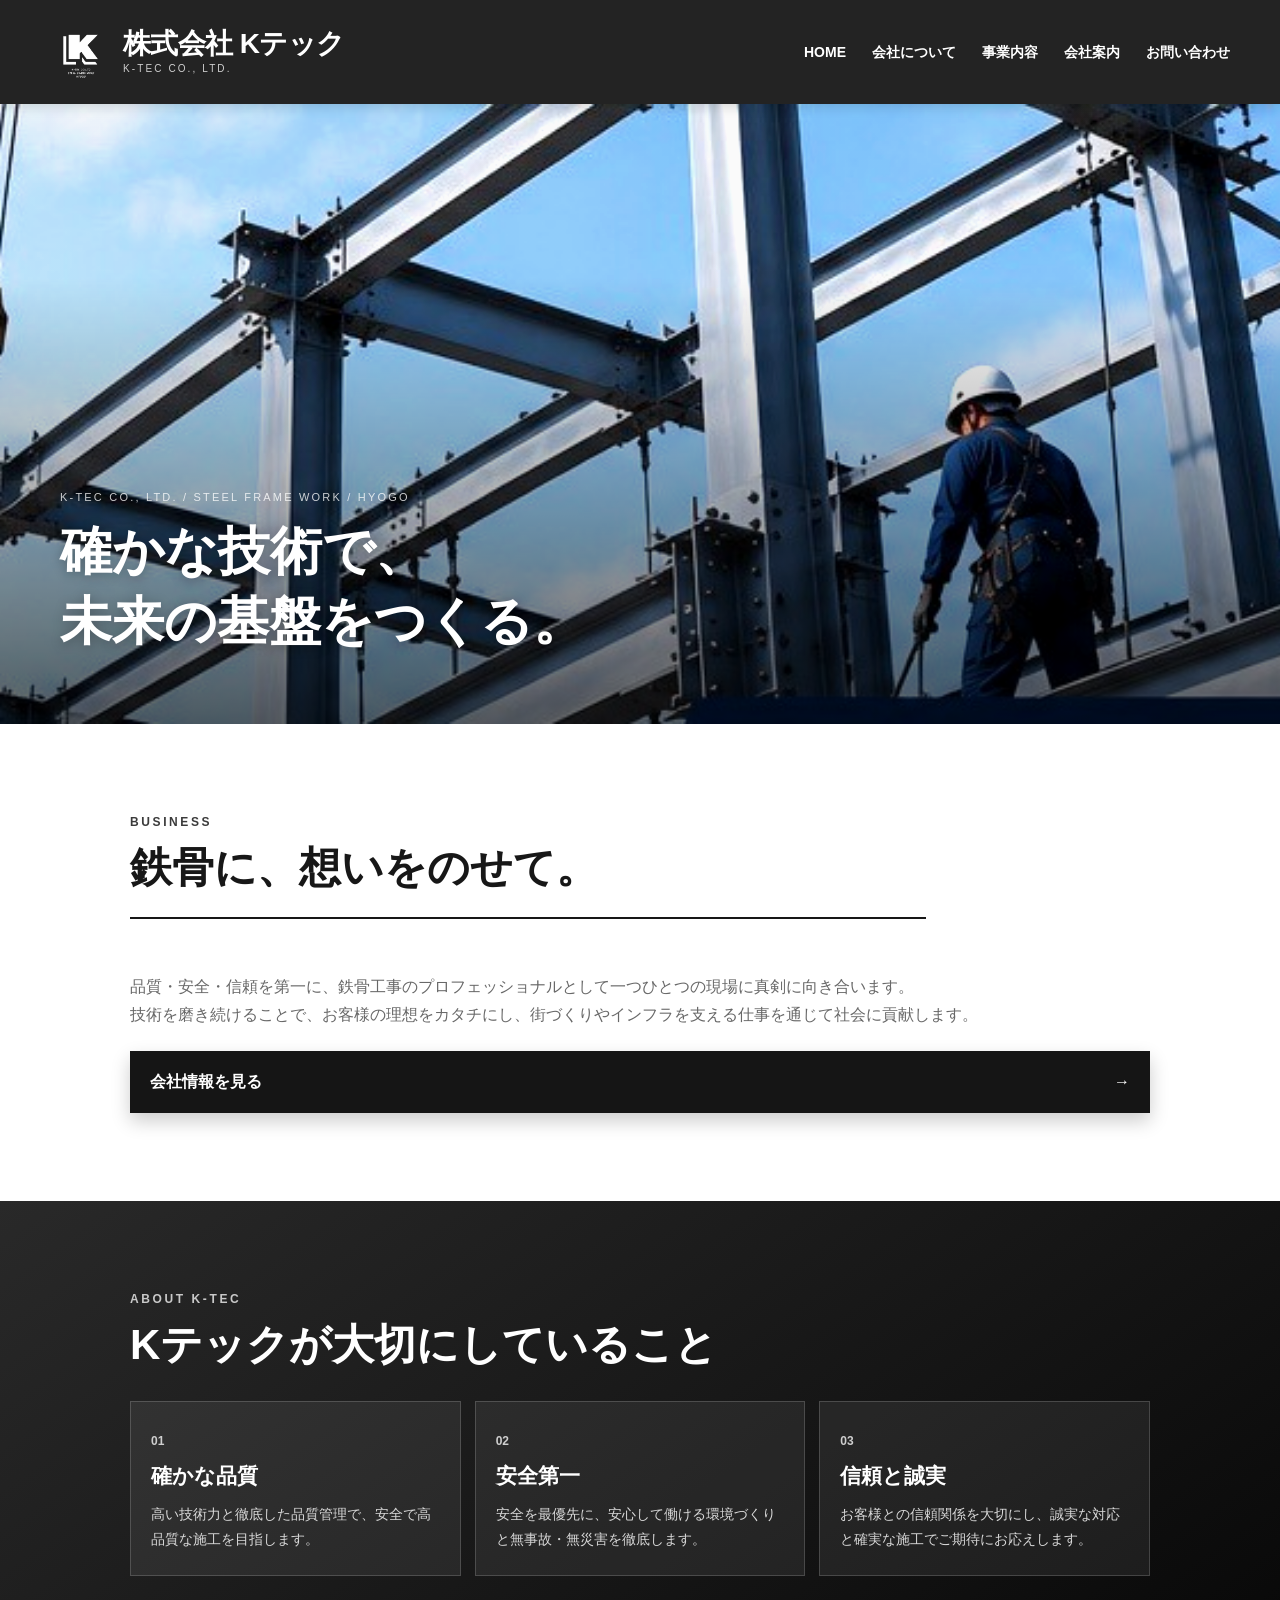
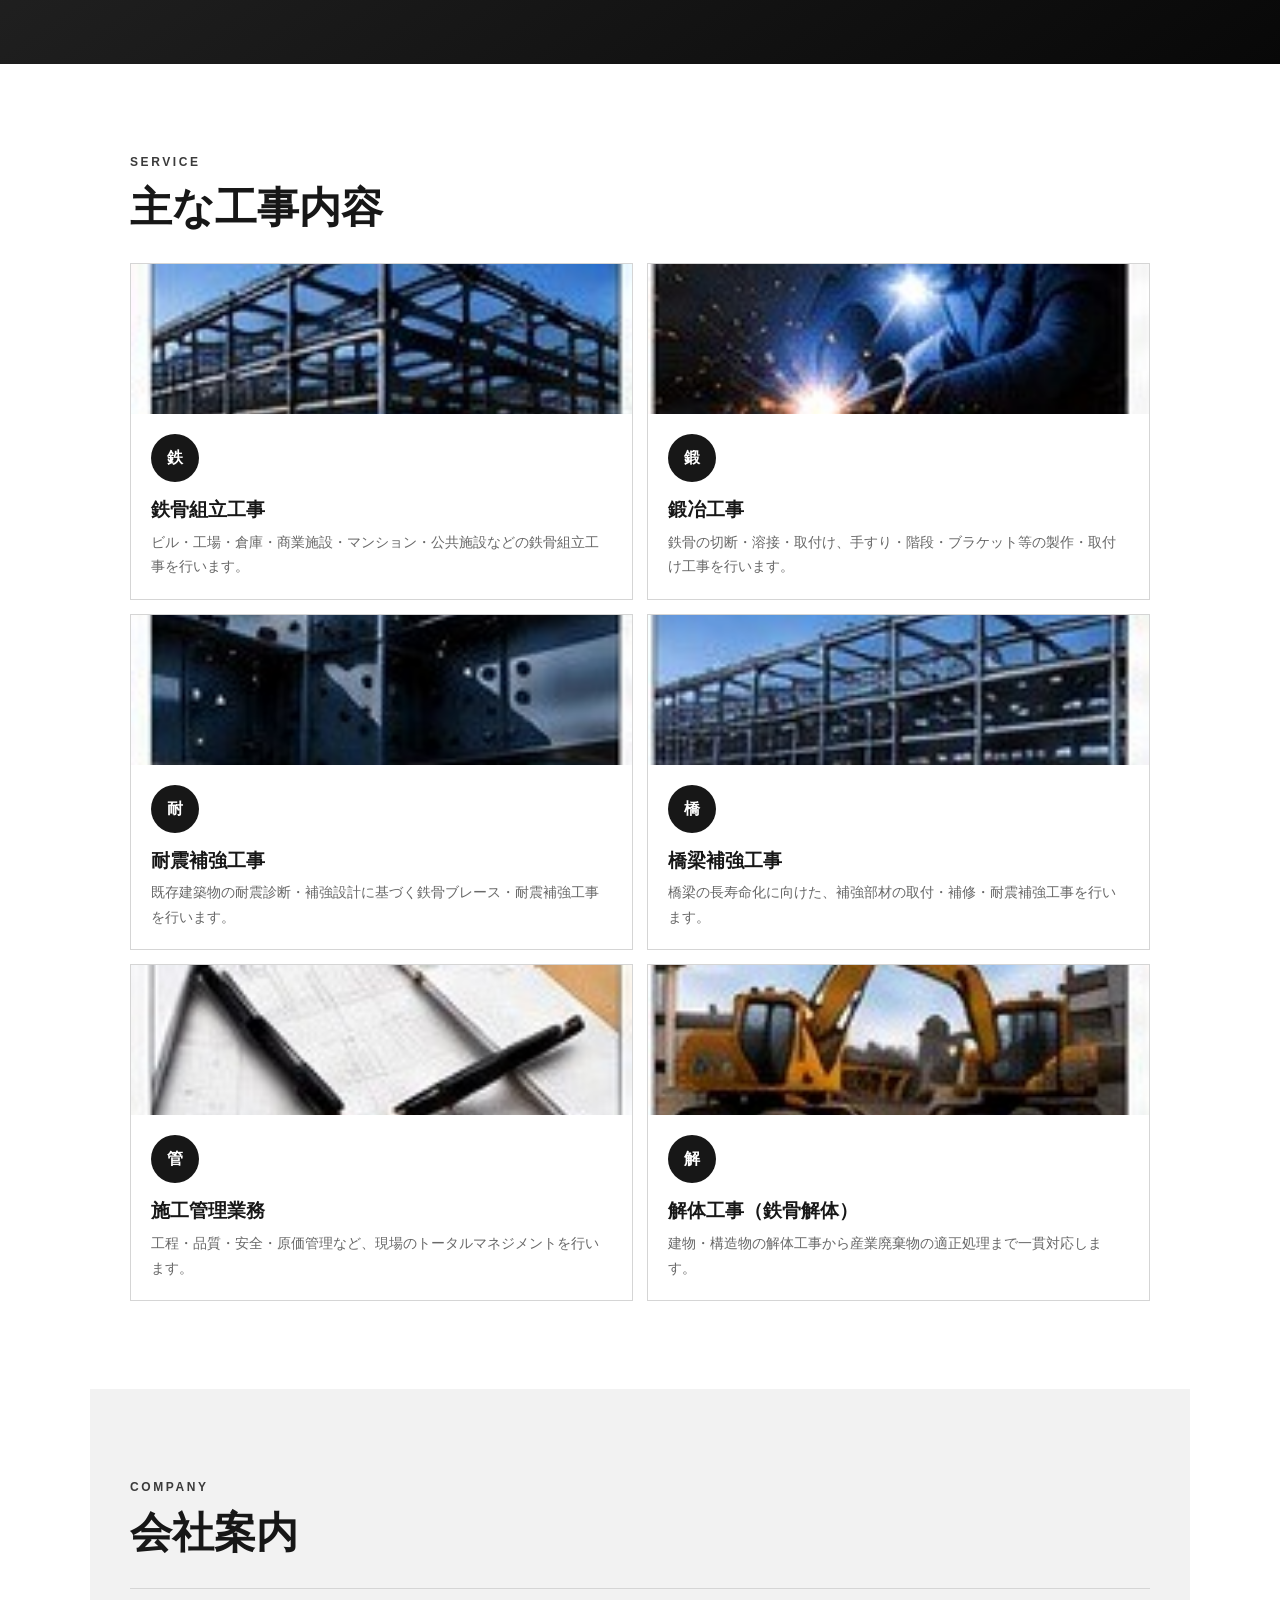
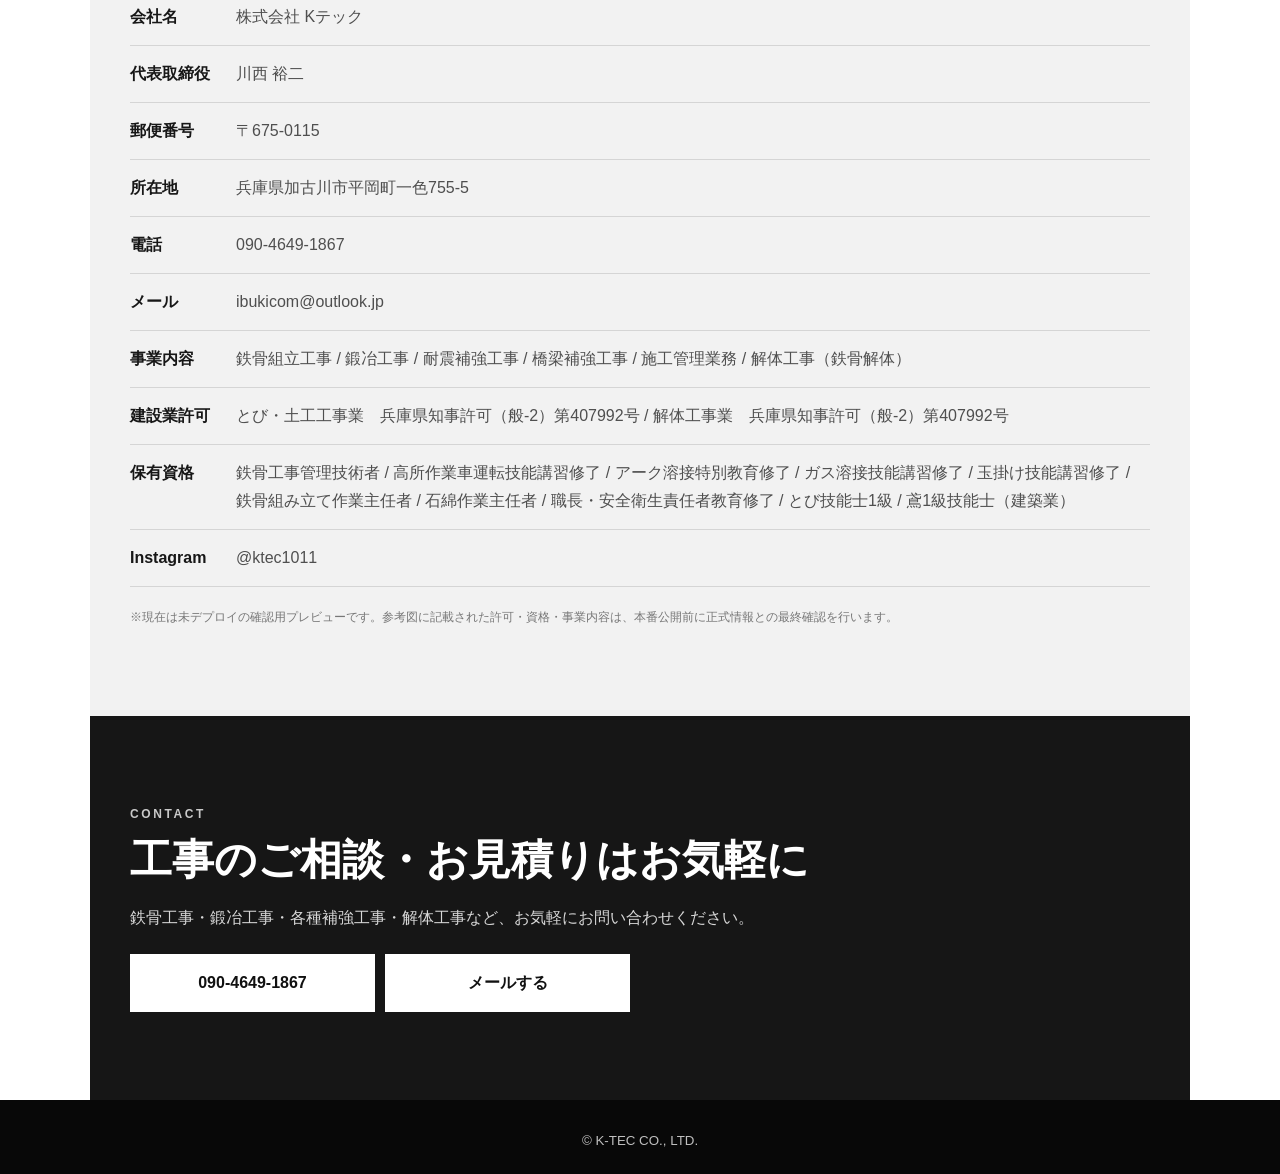
<file: K-TEC_HP_ローカル確認用_v4.html>
<!doctype html>
<html lang="ja">
<head>
  <meta charset="utf-8" />
  <meta name="viewport" content="width=device-width,initial-scale=1,viewport-fit=cover" />
  <meta name="theme-color" content="#111111" />
  <title>会社ホームページ</title>
  <meta name="description" content="会社ホームページ" />
  <style>
:root{
  --accent:#1b1b1b;
  --deep:#090909;
  --mid:#464646;
  --ink:#171717;
  --muted:#686868;
  --paper:#ffffff;
  --soft:#f2f2f2;
  --line:#d5d5d5;
  --shadow:0 10px 30px rgba(0,0,0,.10);
}
*{box-sizing:border-box}
html{scroll-behavior:smooth}
body{margin:0;font-family:-apple-system,BlinkMacSystemFont,"Hiragino Kaku Gothic ProN","Yu Gothic",Meiryo,sans-serif;color:var(--ink);background:var(--paper);padding-bottom:76px;line-height:1.75}
a{color:inherit;text-decoration:none}
img{display:block;max-width:100%}
.site-header{height:92px;background:#232323;display:flex;align-items:center;justify-content:space-between;padding:16px 20px;position:sticky;top:0;z-index:50;box-shadow:0 2px 12px rgba(0,0,0,.16)}
.brand{display:flex;align-items:center;gap:11px;color:white;min-width:0}.brand-copy{display:flex;flex-direction:column;line-height:1;min-width:0}.brand-copy strong{font-size:clamp(19px,5.2vw,28px);letter-spacing:-.6px;white-space:nowrap}.brand-copy small{font-size:10px;letter-spacing:2.1px;margin-top:6px;color:#cfcfcf;white-space:nowrap}.brand-logo{width:62px;height:62px;object-fit:contain;flex:0 0 auto;border-radius:0;background:#232323}
.menu-btn{width:50px;height:50px;border:1px solid #d7d7d7;border-radius:50%;background:#2c2c2c;display:grid;place-content:center;gap:5px;box-shadow:0 6px 16px rgba(0,0,0,.22);cursor:pointer}.menu-btn span{display:block;width:25px;height:3px;background:white;border-radius:2px;transition:.2s}.menu-btn[aria-expanded="true"] span:nth-child(1){transform:translateY(8px) rotate(45deg)}.menu-btn[aria-expanded="true"] span:nth-child(2){opacity:0}.menu-btn[aria-expanded="true"] span:nth-child(3){transform:translateY(-8px) rotate(-45deg)}
.drawer{position:fixed;top:0;right:0;width:min(82vw,360px);height:100dvh;background:#fff;z-index:80;padding:110px 28px 40px;transform:translateX(105%);transition:.26s ease;box-shadow:-10px 0 30px rgba(0,0,0,.15)}.drawer.open{transform:none}.drawer a{display:block;padding:15px 4px;border-bottom:1px solid #e5e5e5;font-weight:700}.scrim{position:fixed;inset:0;background:rgba(0,0,0,.55);z-index:70;opacity:0;pointer-events:none;transition:.2s}.scrim.open{opacity:1;pointer-events:auto}
.hero{position:relative;background:#090909}.hero img{width:100%;height:41vh;min-height:300px;max-height:560px;object-fit:cover;filter:contrast(1.02) saturate(1.08) brightness(1.06)}.hero:after{content:"";position:absolute;inset:0;background:linear-gradient(180deg,rgba(0,0,0,.02) 28%,rgba(0,0,0,.62) 100%)}.hero-caption{position:absolute;z-index:2;left:7vw;right:7vw;bottom:28px;color:#fff}.hero-caption p{font-size:11px;letter-spacing:2.2px;margin:0 0 8px;opacity:.78}.hero-caption h1{font-size:clamp(27px,7vw,52px);line-height:1.35;margin:0;text-shadow:0 2px 12px rgba(0,0,0,.28)}
.section-pad{padding:56px 22px}.eyebrow{color:#3b3b3b;font-size:12px;font-weight:800;letter-spacing:2.6px;margin:0 0 7px}.eyebrow.light{color:#c9c9c9}.intro h2,.band h2,.services h2,.company h2,.contact h2{font-size:clamp(28px,7vw,42px);line-height:1.35;margin:0}.title-rule{height:2px;background:linear-gradient(90deg,var(--ink) 0 78%,transparent 78%);margin:20px 0 26px}
.problem-list{display:grid;gap:12px}.problem-card{display:grid;grid-template-columns:60px 1fr;align-items:center;min-height:92px;background:linear-gradient(145deg,#fff,#eeeeee);border-left:6px solid #363636;box-shadow:var(--shadow);overflow:hidden}.problem-card span{font-size:12px;color:#444;font-weight:800;letter-spacing:1px;align-self:start;padding:14px 0 0 16px}.problem-card p{font-size:17px;font-weight:700;line-height:1.65;margin:0;padding:15px 16px 15px 0}.lead{color:var(--muted);margin:28px 0 22px}.primary-btn{display:flex;align-items:center;justify-content:space-between;background:#151515;color:white;padding:17px 20px;font-weight:800;box-shadow:0 8px 18px rgba(0,0,0,.20)}
.band{background:linear-gradient(145deg,#292929,#080808);color:#fff}.strength-grid{display:grid;gap:14px;margin-top:28px}.strength-grid article{padding:24px 20px;background:rgba(255,255,255,.07);border:1px solid rgba(255,255,255,.17)}.strength-grid b{font-size:12px;color:#cfcfcf}.strength-grid h3{margin:4px 0 7px;font-size:21px}.strength-grid p{margin:0;color:#d8d8d8;font-size:14px}
.service-grid{display:grid;gap:14px;margin-top:26px}.service-grid article{border:1px solid var(--line);background:white;overflow:hidden}.service-photo{width:100%;height:150px;object-fit:cover;background:#e8e8e8}.service-body{padding:20px}.service-icon{width:48px;height:48px;border-radius:50%;background:#171717;color:#fff;display:grid;place-items:center;font-weight:900}.service-grid h3{margin:12px 0 3px}.service-grid p{margin:0;color:var(--muted);font-size:14px}
.company{background:var(--soft)}.company dl{margin:26px 0 0}.company dl div{display:grid;grid-template-columns:90px 1fr;gap:16px;padding:14px 0;border-top:1px solid var(--line)}.company dl div:last-child{border-bottom:1px solid var(--line)}.company dt{font-weight:700}.company dd{margin:0;color:#4f4f4f;overflow-wrap:anywhere}.note{font-size:12px;color:#777;margin:20px 0 0}
.contact{background:#161616;color:white}.contact p:not(.eyebrow){color:#d7d7d7}.contact-actions{display:grid;grid-template-columns:1fr 1fr;gap:10px;margin-top:22px}.contact-actions a{background:#fff;color:#111;padding:15px 10px;text-align:center;font-weight:800}.site-footer{background:#080808;color:#bfbfbf;text-align:center;padding:26px 20px 20px}
.bottom-nav{position:fixed;left:0;right:0;bottom:0;height:72px;background:linear-gradient(180deg,#202020,#070707);z-index:60;display:grid;grid-template-columns:repeat(4,1fr);padding-bottom:env(safe-area-inset-bottom);box-shadow:0 -4px 20px rgba(0,0,0,.18)}.bottom-nav a{color:white;display:grid;place-items:center;align-content:center;gap:2px;border-right:1px solid rgba(255,255,255,.12)}.bottom-nav a:last-child{border-right:0}.nav-icon{font-size:22px;line-height:1}.bottom-nav small{font-size:10px;font-weight:800;letter-spacing:.8px}
@media (min-width:800px){body{padding-bottom:0}.site-header{padding-left:max(40px,calc((100vw - 1180px)/2));padding-right:max(40px,calc((100vw - 1180px)/2));height:104px}.menu-btn{display:none}.drawer{position:static;transform:none;width:auto;height:auto;background:transparent;box-shadow:none;padding:0;display:flex;gap:26px;z-index:51;margin-right:max(40px,calc((100vw - 1180px)/2))}.drawer a{border:0;padding:0;color:white;font-size:14px}.scrim{display:none}.site-header+.drawer{position:fixed;top:0;right:0;height:104px;align-items:center}.hero img{height:620px;max-height:none}.hero-caption{left:max(60px,calc((100vw - 1180px)/2));bottom:68px}.section-pad{max-width:1100px;margin:auto;padding:88px 40px}.problem-list,.strength-grid{grid-template-columns:repeat(3,1fr)}.service-grid{grid-template-columns:repeat(2,1fr)}.problem-card{grid-template-columns:48px 1fr}.contact-actions{max-width:500px}.bottom-nav{display:none}.sp-only{display:none}}

</style>
</head>
<body>
  <header class="site-header">
    <a class="brand" href="#top" aria-label="ホームへ">
      <img id="brand-logo" class="brand-logo" src="" alt="" />
      <span class="brand-copy">
        <strong id="brand-main"></strong>
        <small id="brand-sub"></small>
      </span>
    </a>
    <button class="menu-btn" type="button" aria-expanded="false" aria-controls="drawer" aria-label="メニューを開く">
      <span></span><span></span><span></span>
    </button>
  </header>

  <nav id="drawer" class="drawer" aria-hidden="true">
    <a href="#top">HOME</a>
    <a href="#strength">会社について</a>
    <a href="#service">事業内容</a>
    <a href="#company">会社案内</a>
    <a href="#contact">お問い合わせ</a>
  </nav>
  <div class="scrim" data-close></div>

  <main id="top">
    <section class="hero">
      <img id="hero-image" src="" alt="" />
      <div class="hero-caption">
        <p id="hero-eyebrow"></p>
        <h1 id="hero-title"></h1>
      </div>
    </section>

    <section class="intro section-pad">
      <p id="mission-eyebrow" class="eyebrow"></p>
      <h2 id="mission-title"></h2>
      <div class="title-rule"></div>
      <div id="problem-list" class="problem-list"></div>
      <p id="mission-lead" class="lead"></p>
      <a class="primary-btn" href="#strength"><span id="mission-button-text"></span><span>→</span></a>
    </section>

    <section id="strength" class="band">
      <div class="section-pad">
        <p id="strength-eyebrow" class="eyebrow light"></p>
        <h2 id="strength-title"></h2>
        <div id="strength-grid" class="strength-grid"></div>
      </div>
    </section>

    <section id="service" class="section-pad services">
      <p id="service-eyebrow" class="eyebrow"></p>
      <h2 id="service-title"></h2>
      <div id="service-grid" class="service-grid"></div>
    </section>

    <section id="company" class="company section-pad">
      <p id="company-eyebrow" class="eyebrow"></p>
      <h2 id="company-title"></h2>
      <dl id="company-rows"></dl>
      <p id="company-note" class="note"></p>
    </section>

    <section id="contact" class="contact section-pad">
      <p id="contact-eyebrow" class="eyebrow light"></p>
      <h2 id="contact-title"></h2>
      <p id="contact-text"></p>
      <div class="contact-actions">
        <a data-phone-link href="#"><span id="phone-label">電話する</span></a>
        <a data-mail-link href="#">メールする</a>
      </div>
    </section>
  </main>

  <footer class="site-footer">
    <small id="footer-copyright"></small>
  </footer>

  <nav class="bottom-nav" aria-label="クイックメニュー">
    <a href="#top"><span class="nav-icon">⌂</span><small>HOME</small></a>
    <a data-phone-link href="#"><span class="nav-icon">☎</span><small>PHONE</small></a>
    <a data-map-link href="#" target="_blank" rel="noopener"><span class="nav-icon">●</span><small>MAP</small></a>
    <a data-mail-link href="#"><span class="nav-icon">✉</span><small>MAIL</small></a>
  </nav>

  <script>
/*
  ============================================================
  Kテック HP プレビュー用データ（未デプロイ） v4
  会社情報・文章・電話・住所・メール・MAPはここで管理します。
  2026-09-04：参考図の写真・文言を追加反映。
  ============================================================
*/
window.SITE_DATA = {
  seo: {
    title: "株式会社Kテック | 鉄骨組立・鍛冶・補強・解体工事",
    description: "兵庫県加古川市の株式会社Kテック。鉄骨組立工事、鍛冶工事、耐震補強工事、橋梁補強工事、施工管理、鉄骨解体に対応。"
  },

  brand: {
    main: "株式会社 Kテック",
    sub: "K-TEC CO., LTD.",
    logo: "[data-uri]",
    ariaLabel: "株式会社Kテック ホームへ"
  },

  hero: {
    image: "[data-uri]",
    imageAlt: "鉄骨組立工事の施工イメージ",
    eyebrow: "K-TEC CO., LTD. / STEEL FRAME WORK / HYOGO",
    titleLines: ["確かな技術で、", "未来の基盤をつくる。"]
  },

  mission: {
    eyebrow: "BUSINESS",
    titleLines: ["鉄骨に、想いをのせて。"],
    problems: [],
    leadLines: [
      "品質・安全・信頼を第一に、鉄骨工事のプロフェッショナルとして一つひとつの現場に真剣に向き合います。",
      "技術を磨き続けることで、お客様の理想をカタチにし、街づくりやインフラを支える仕事を通じて社会に貢献します。"
    ],
    buttonText: "会社情報を見る"
  },

  strengths: {
    eyebrow: "ABOUT K-TEC",
    title: "Kテックが大切にしていること",
    items: [
      { number: "01", title: "確かな品質", text: "高い技術力と徹底した品質管理で、安全で高品質な施工を目指します。" },
      { number: "02", title: "安全第一", text: "安全を最優先に、安心して働ける環境づくりと無事故・無災害を徹底します。" },
      { number: "03", title: "信頼と誠実", text: "お客様との信頼関係を大切にし、誠実な対応と確実な施工でご期待にお応えします。" }
    ]
  },

  services: {
    eyebrow: "SERVICE",
    title: "主な工事内容",
    items: [
      { image: "[data-uri]", imageAlt: "鉄骨組立工事の施工写真", icon: "鉄", title: "鉄骨組立工事", text: "ビル・工場・倉庫・商業施設・マンション・公共施設などの鉄骨組立工事を行います。" },
      { image: "[data-uri]", imageAlt: "鍛冶・溶接作業の写真", icon: "鍛", title: "鍛冶工事", text: "鉄骨の切断・溶接・取付け、手すり・階段・ブラケット等の製作・取付け工事を行います。" },
      { image: "[data-uri]", imageAlt: "耐震補強工事の施工写真", icon: "耐", title: "耐震補強工事", text: "既存建築物の耐震診断・補強設計に基づく鉄骨ブレース・耐震補強工事を行います。" },
      { image: "[data-uri]", imageAlt: "橋梁補強工事の施工写真", icon: "橋", title: "橋梁補強工事", text: "橋梁の長寿命化に向けた、補強部材の取付・補修・耐震補強工事を行います。" },
      { image: "[data-uri]", imageAlt: "施工管理業務のイメージ写真", icon: "管", title: "施工管理業務", text: "工程・品質・安全・原価管理など、現場のトータルマネジメントを行います。" },
      { image: "[data-uri]", imageAlt: "解体工事の施工イメージ", icon: "解", title: "解体工事（鉄骨解体）", text: "建物・構造物の解体工事から産業廃棄物の適正処理まで一貫対応します。" }
    ]
  },

  company: {
    eyebrow: "COMPANY",
    title: "会社案内",
    rows: [
      ["会社名", "株式会社 Kテック"],
      ["代表取締役", "川西 裕二"],
      ["郵便番号", "〒675-0115"],
      ["所在地", "兵庫県加古川市平岡町一色755-5"],
      ["電話", "090-4649-1867"],
      ["メール", "ibukicom@outlook.jp"],
      ["事業内容", "鉄骨組立工事 / 鍛冶工事 / 耐震補強工事 / 橋梁補強工事 / 施工管理業務 / 解体工事（鉄骨解体）"],
      ["建設業許可", "とび・土工工事業　兵庫県知事許可（般-2）第407992号 / 解体工事業　兵庫県知事許可（般-2）第407992号"],
      ["保有資格", "鉄骨工事管理技術者 / 高所作業車運転技能講習修了 / アーク溶接特別教育修了 / ガス溶接技能講習修了 / 玉掛け技能講習修了 / 鉄骨組み立て作業主任者 / 石綿作業主任者 / 職長・安全衛生責任者教育修了 / とび技能士1級 / 鳶1級技能士（建築業）"],
      ["Instagram", "@ktec1011"]
    ],
    note: "※現在は未デプロイの確認用プレビューです。参考図に記載された許可・資格・事業内容は、本番公開前に正式情報との最終確認を行います。"
  },

  contact: {
    eyebrow: "CONTACT",
    title: "工事のご相談・お見積りはお気軽に",
    text: "鉄骨工事・鍛冶工事・各種補強工事・解体工事など、お気軽にお問い合わせください。",
    phoneDisplay: "090-4649-1867",
    phoneLink: "09046491867",
    email: "ibukicom@outlook.jp",
    mapUrl: "https://www.google.com/maps/search/?api=1&query=%E5%85%B5%E5%BA%AB%E7%9C%8C%E5%8A%A0%E5%8F%A4%E5%B7%9D%E5%B8%82%E5%B9%B3%E5%B2%A1%E7%94%BA%E4%B8%80%E8%89%B2755-5"
  },

  footer: {
    copyright: "© K-TEC CO., LTD."
  }
};

</script>
  <script>
(() => {
  const data = window.SITE_DATA;
  if (!data) return;

  const $ = (selector, root = document) => root.querySelector(selector);
  const el = (tag, className) => {
    const node = document.createElement(tag);
    if (className) node.className = className;
    return node;
  };
  const setText = (selector, value) => {
    const node = $(selector);
    if (node) node.textContent = value ?? "";
  };
  const appendLines = (node, lines) => {
    node.replaceChildren();
    (lines || []).forEach((line, i) => {
      if (i) node.appendChild(document.createElement("br"));
      node.appendChild(document.createTextNode(line));
    });
  };

  // SEO
  document.title = data.seo?.title || document.title;
  const metaDescription = $('meta[name="description"]');
  if (metaDescription && data.seo?.description) metaDescription.content = data.seo.description;

  // Brand
  setText("#brand-main", data.brand?.main);
  setText("#brand-sub", data.brand?.sub);
  const brandLogo = $("#brand-logo");
  if (brandLogo) {
    brandLogo.src = data.brand?.logo || "";
    brandLogo.alt = data.brand?.main ? `${data.brand.main} ロゴ` : "会社ロゴ";
    brandLogo.hidden = !data.brand?.logo;
  }
  const brand = $(".brand");
  if (brand && data.brand?.ariaLabel) brand.setAttribute("aria-label", data.brand.ariaLabel);

  // Hero
  const heroImage = $("#hero-image");
  if (heroImage) {
    heroImage.src = data.hero?.image || "";
    heroImage.alt = data.hero?.imageAlt || "";
  }
  setText("#hero-eyebrow", data.hero?.eyebrow);
  appendLines($("#hero-title"), data.hero?.titleLines);

  // Mission
  setText("#mission-eyebrow", data.mission?.eyebrow);
  appendLines($("#mission-title"), data.mission?.titleLines);
  const problemList = $("#problem-list");
  if (problemList) {
    problemList.replaceChildren();
    const problems = data.mission?.problems || [];
    problemList.hidden = problems.length === 0;
    problems.forEach((item) => {
      const article = el("article", "problem-card");
      const number = el("span");
      number.textContent = item.number || "";
      const p = el("p");
      appendLines(p, item.lines);
      article.append(number, p);
      problemList.appendChild(article);
    });
  }
  appendLines($("#mission-lead"), data.mission?.leadLines);
  setText("#mission-button-text", data.mission?.buttonText);

  // Strengths
  setText("#strength-eyebrow", data.strengths?.eyebrow);
  setText("#strength-title", data.strengths?.title);
  const strengthGrid = $("#strength-grid");
  if (strengthGrid) {
    strengthGrid.replaceChildren();
    (data.strengths?.items || []).forEach((item) => {
      const article = el("article");
      const b = el("b"); b.textContent = item.number || "";
      const h3 = el("h3"); h3.textContent = item.title || "";
      const p = el("p"); p.textContent = item.text || "";
      article.append(b, h3, p);
      strengthGrid.appendChild(article);
    });
  }

  // Services
  setText("#service-eyebrow", data.services?.eyebrow);
  setText("#service-title", data.services?.title);
  const serviceGrid = $("#service-grid");
  if (serviceGrid) {
    serviceGrid.replaceChildren();
    (data.services?.items || []).forEach((item) => {
      const article = el("article");
      if (item.image) {
        const img = el("img", "service-photo");
        img.src = item.image;
        img.alt = item.imageAlt || item.title || "施工写真";
        article.appendChild(img);
      }
      const body = el("div", "service-body");
      const icon = el("div", "service-icon"); icon.textContent = item.icon || "";
      const h3 = el("h3"); h3.textContent = item.title || "";
      const p = el("p"); p.textContent = item.text || "";
      body.append(icon, h3, p);
      article.appendChild(body);
      serviceGrid.appendChild(article);
    });
  }

  // Company
  setText("#company-eyebrow", data.company?.eyebrow);
  setText("#company-title", data.company?.title);
  const companyRows = $("#company-rows");
  if (companyRows) {
    companyRows.replaceChildren();
    (data.company?.rows || []).forEach(([label, value]) => {
      const wrap = el("div");
      const dt = el("dt"); dt.textContent = label || "";
      const dd = el("dd"); dd.textContent = value || "";
      wrap.append(dt, dd);
      companyRows.appendChild(wrap);
    });
  }
  setText("#company-note", data.company?.note);

  // Contact + quick links
  setText("#contact-eyebrow", data.contact?.eyebrow);
  setText("#contact-title", data.contact?.title);
  setText("#contact-text", data.contact?.text);
  setText("#phone-label", data.contact?.phoneDisplay || "電話する");

  document.querySelectorAll("[data-phone-link]").forEach((a) => {
    a.href = `tel:${data.contact?.phoneLink || ""}`;
  });
  document.querySelectorAll("[data-mail-link]").forEach((a) => {
    a.href = `mailto:${data.contact?.email || ""}`;
  });
  document.querySelectorAll("[data-map-link]").forEach((a) => {
    a.href = data.contact?.mapUrl || "#";
  });

  setText("#footer-copyright", data.footer?.copyright);

  // Drawer menu
  const btn = $(".menu-btn");
  const drawer = $(".drawer");
  const scrim = $(".scrim");
  function setMenu(open) {
    if (!btn || !drawer || !scrim) return;
    btn.setAttribute("aria-expanded", String(open));
    drawer.classList.toggle("open", open);
    drawer.setAttribute("aria-hidden", String(!open));
    scrim.classList.toggle("open", open);
    document.body.style.overflow = open ? "hidden" : "";
  }
  btn?.addEventListener("click", () => setMenu(btn.getAttribute("aria-expanded") !== "true"));
  scrim?.addEventListener("click", () => setMenu(false));
  drawer?.querySelectorAll("a").forEach((a) => a.addEventListener("click", () => setMenu(false)));
})();

</script>
</body>
</html>
</file>
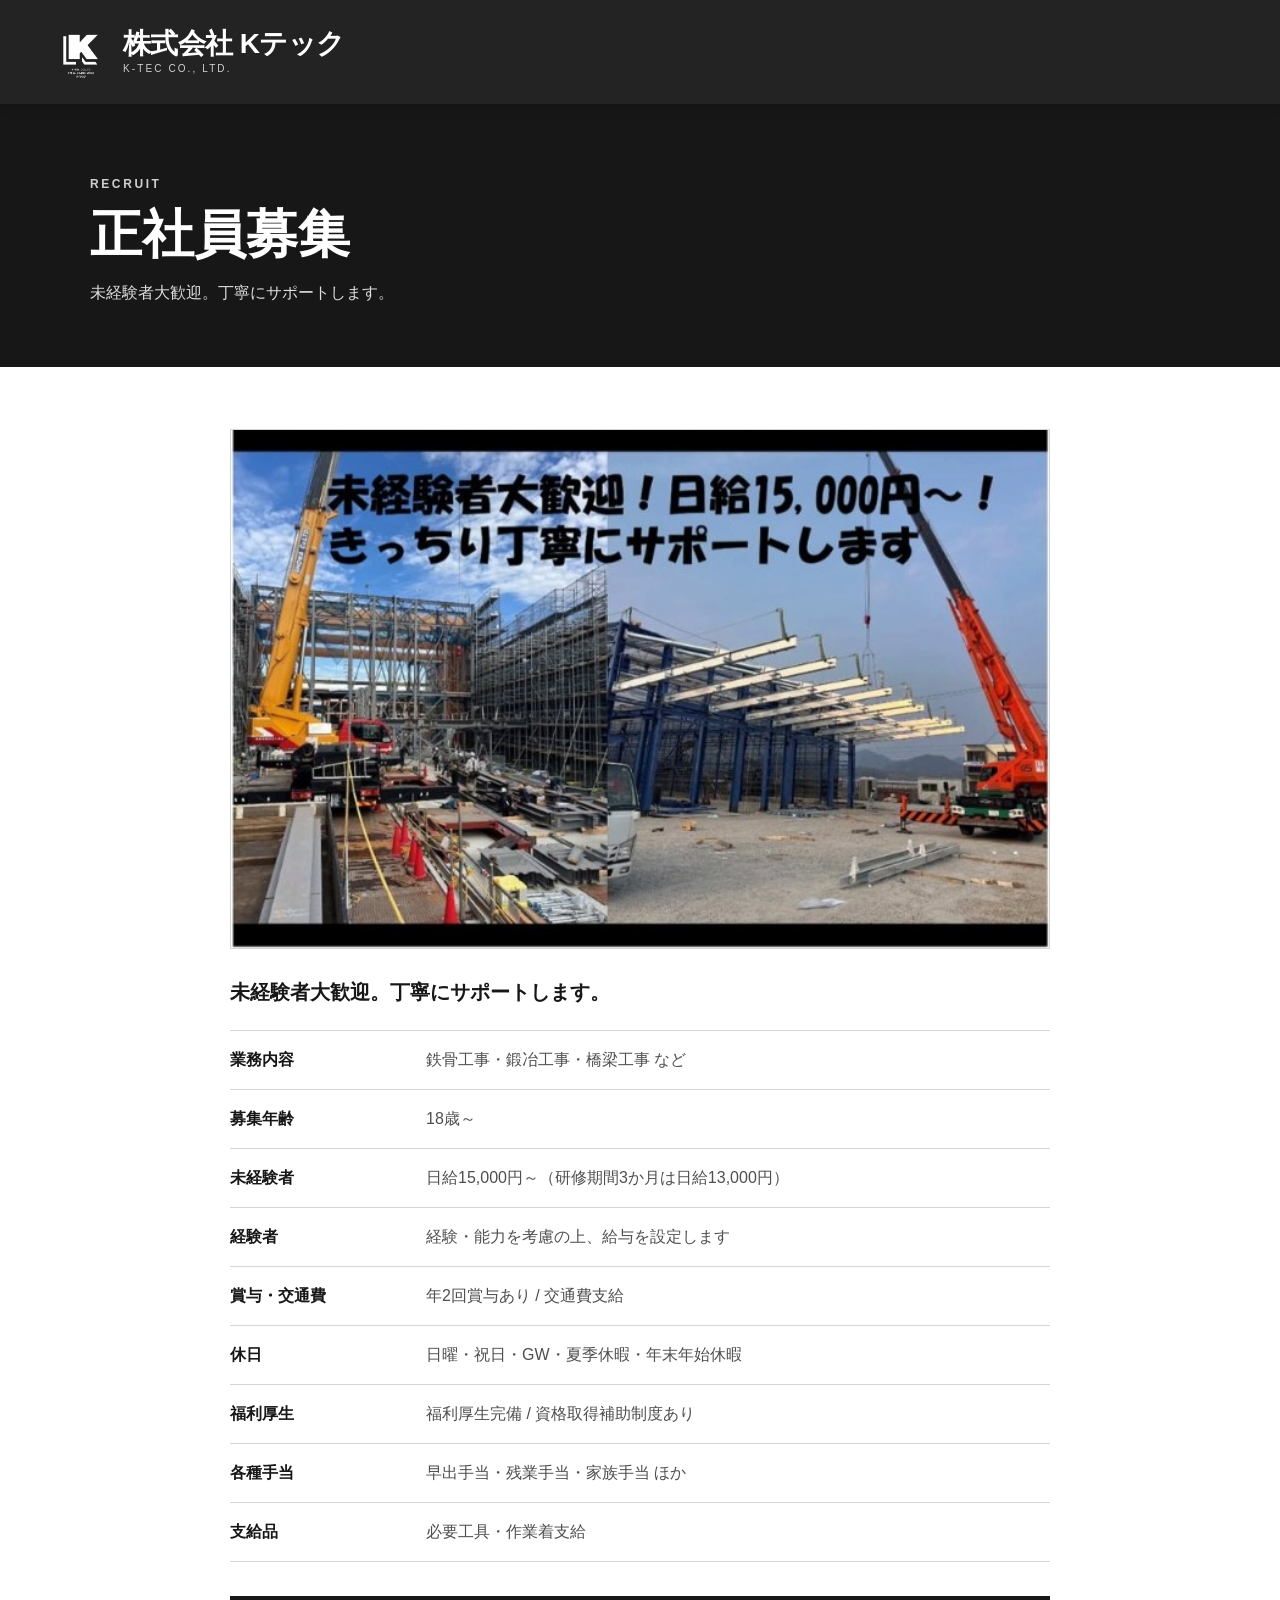
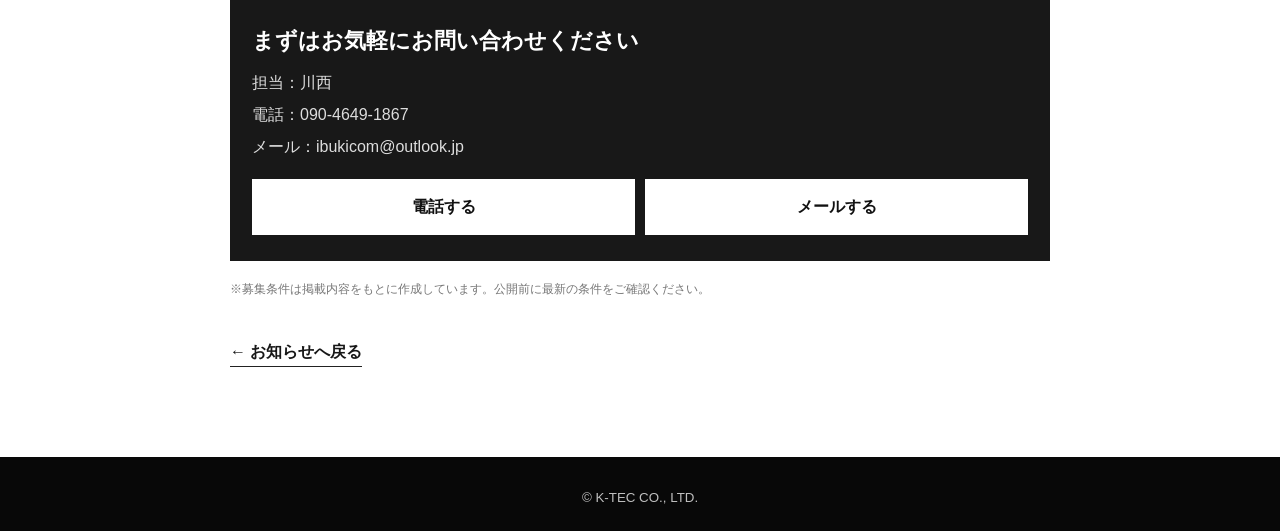
<file: recruit.html>
<!doctype html>
<html lang="ja">
<head>
  <meta charset="utf-8" />
  <meta name="viewport" content="width=device-width,initial-scale=1,viewport-fit=cover" />
  <meta name="theme-color" content="#111111" />
  <title>求人情報 | 株式会社Kテック</title>
  <meta name="description" content="株式会社Kテックの正社員求人情報。鉄骨工事・鍛冶工事・橋梁工事など。未経験者歓迎。" />
  <link rel="stylesheet" href="style.css" />
</head>
<body>
  <header class="site-header">
    <a class="brand" href="index.html" aria-label="株式会社Kテック ホームへ">
      <img class="brand-logo" src="assets/k-tec-logo.png" alt="株式会社Kテック ロゴ" />
      <span class="brand-copy"><strong>株式会社 Kテック</strong><small>K-TEC CO., LTD.</small></span>
    </a>
  </header>
  <main class="subpage-main">
    <section class="subpage-hero">
      <div class="subpage-hero-inner">
        <p class="eyebrow">RECRUIT</p>
        <h1 id="recruit-title">正社員募集</h1>
        <p id="recruit-catch"></p>
      </div>
    </section>
    <section class="recruit-wrap">
      <img id="recruit-image" class="recruit-image" src="" alt="" />
      <p id="recruit-lead" class="recruit-lead"></p>
      <dl id="recruit-rows" class="recruit-table"></dl>
      <div class="recruit-contact">
        <h2 id="recruit-contact-title"></h2>
        <p id="recruit-contact-person"></p>
        <p>電話：<span id="recruit-phone"></span></p>
        <p>メール：<span id="recruit-email"></span></p>
        <div class="recruit-actions">
          <a id="recruit-phone-link" href="#">電話する</a>
          <a id="recruit-mail-link" href="#">メールする</a>
        </div>
      </div>
      <p class="recruit-note">※募集条件は掲載内容をもとに作成しています。公開前に最新の条件をご確認ください。</p>
      <a class="back-link" href="index.html#news">← お知らせへ戻る</a>
    </section>
  </main>
  <footer class="site-footer"><small>© K-TEC CO., LTD.</small></footer>
  <script src="site-data.js"></script>
  <script src="recruit.js"></script>
</body>
</html>
</file>
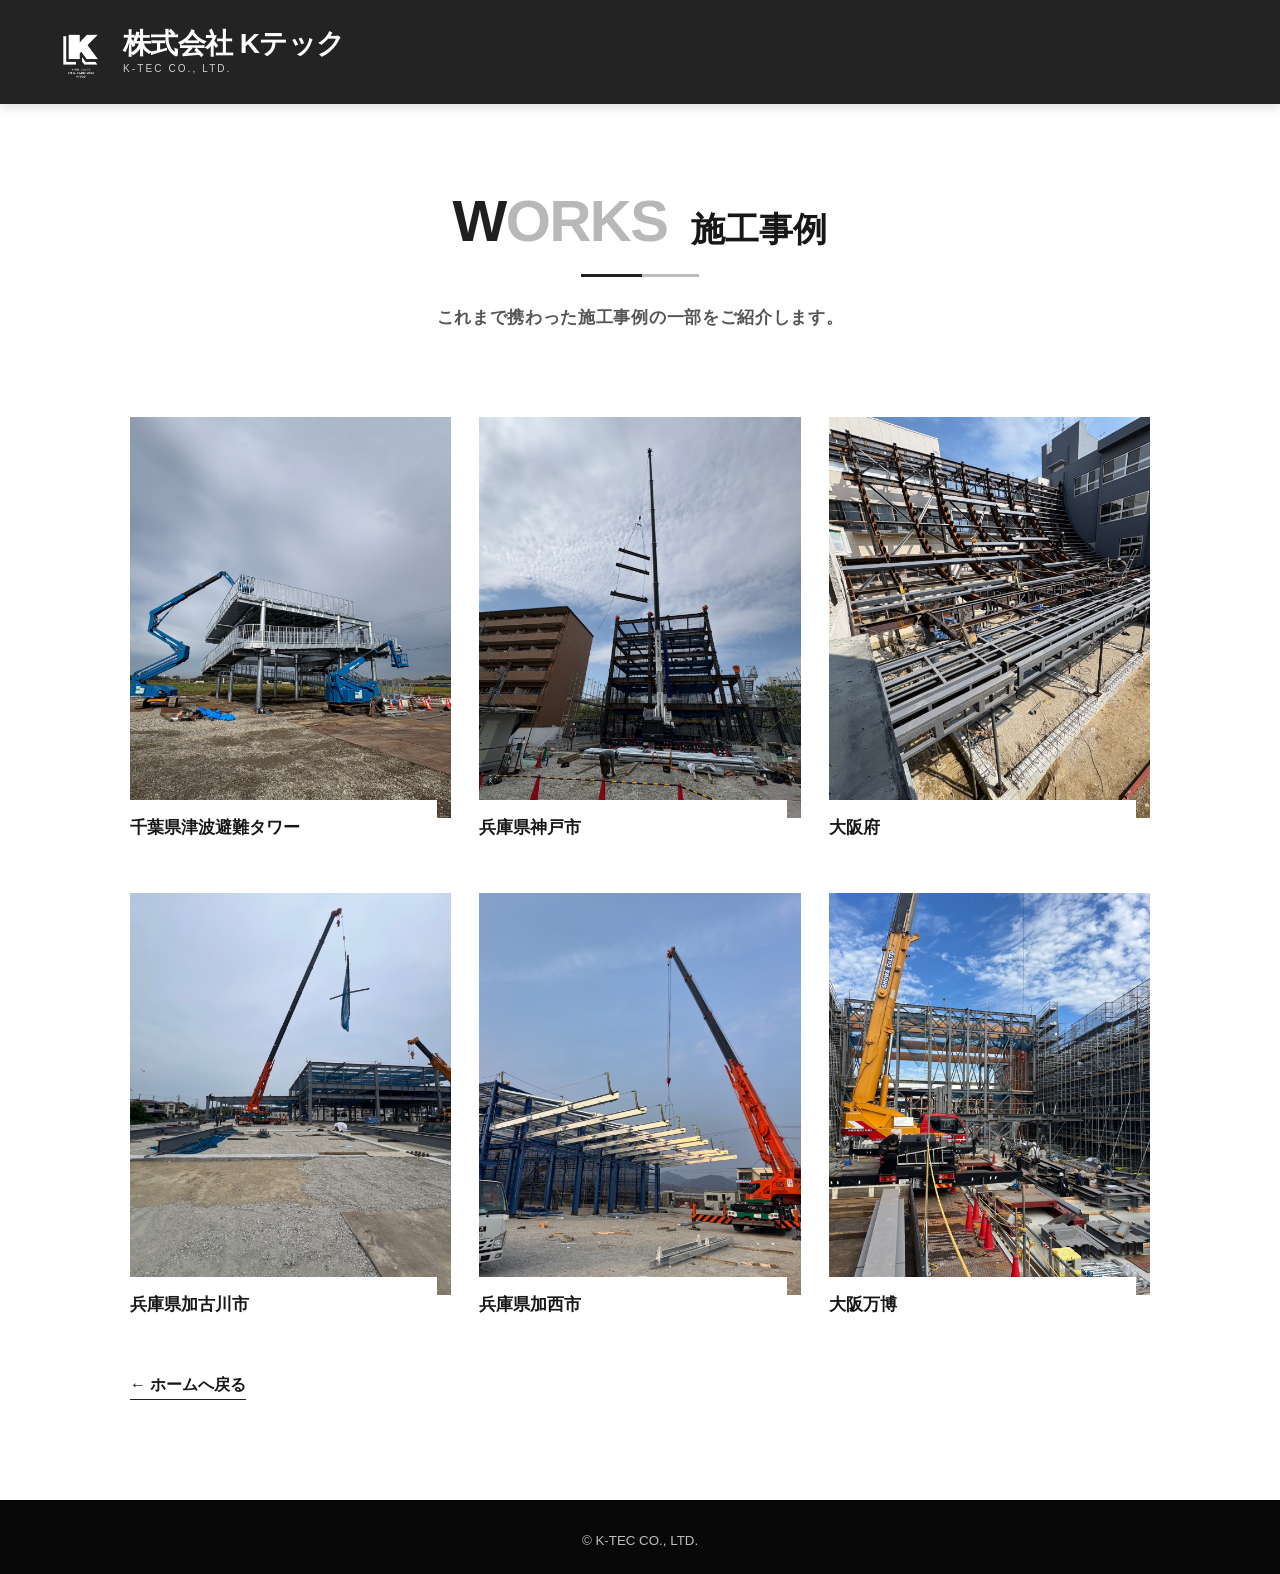
<file: works.html>
<!doctype html>
<html lang="ja">
<head>
  <meta charset="utf-8" />
  <meta name="viewport" content="width=device-width,initial-scale=1,viewport-fit=cover" />
  <meta name="theme-color" content="#111111" />
  <title>施工事例 | 株式会社Kテック</title>
  <meta name="description" content="株式会社Kテックの施工事例。鉄骨工事など、これまで携わった現場の一部をご紹介します。" />
  <link rel="stylesheet" href="style.css" />
  <link rel="stylesheet" href="works.css" />
</head>
<body>
  <header class="site-header">
    <a class="brand" href="./" aria-label="株式会社Kテック ホームへ">
      <img class="brand-logo" src="assets/k-tec-logo.png" alt="株式会社Kテック ロゴ" />
      <span class="brand-copy">
        <strong>株式会社 Kテック</strong>
        <small>K-TEC CO., LTD.</small>
      </span>
    </a>
  </header>

  <main class="works-main">
    <section class="works-intro">
      <div class="works-intro-inner">
        <div class="works-heading">
          <p class="works-en"><span>W</span>ORKS</p>
          <h1>施工事例</h1>
        </div>
        <div class="works-rule" aria-hidden="true"><span></span></div>
        <p class="works-lead">これまで携わった施工事例の一部をご紹介します。</p>
      </div>
    </section>

    <section class="works-wrap">
      <div class="works-grid">
        <figure class="works-card">
          <img src="assets/works/chiba-tsunami-tower.jpg" alt="千葉県津波避難タワーの施工事例" />
          <figcaption>千葉県津波避難タワー</figcaption>
        </figure>

        <figure class="works-card">
          <img src="assets/works/hyogo-kobe.jpg" alt="兵庫県神戸市の施工事例" loading="lazy" />
          <figcaption>兵庫県神戸市</figcaption>
        </figure>

        <figure class="works-card">
          <img src="assets/works/osaka.jpg" alt="大阪府の施工事例" loading="lazy" />
          <figcaption>大阪府</figcaption>
        </figure>

        <figure class="works-card">
          <img src="assets/works/hyogo-kakogawa.jpg" alt="兵庫県加古川市の施工事例" loading="lazy" />
          <figcaption>兵庫県加古川市</figcaption>
        </figure>

        <figure class="works-card">
          <img src="assets/works/hyogo-kasai.jpg" alt="兵庫県加西市の施工事例" loading="lazy" />
          <figcaption>兵庫県加西市</figcaption>
        </figure>

        <figure class="works-card">
          <img src="assets/works/osaka-expo.jpg" alt="大阪万博の施工事例" loading="lazy" />
          <figcaption>大阪万博</figcaption>
        </figure>
      </div>

      <a class="works-back" href="./">← ホームへ戻る</a>
    </section>
  </main>

  <footer class="site-footer"><small>© K-TEC CO., LTD.</small></footer>
</body>
</html>
</file>
<file: style.css>
:root{
  --accent:#1b1b1b;
  --deep:#090909;
  --mid:#464646;
  --ink:#171717;
  --muted:#686868;
  --paper:#ffffff;
  --soft:#f2f2f2;
  --line:#d5d5d5;
  --shadow:0 10px 30px rgba(0,0,0,.10);
}
*{box-sizing:border-box}
html{scroll-behavior:smooth}
body{margin:0;font-family:-apple-system,BlinkMacSystemFont,"Hiragino Kaku Gothic ProN","Yu Gothic",Meiryo,sans-serif;color:var(--ink);background:var(--paper);padding-bottom:76px;line-height:1.75}
a{color:inherit;text-decoration:none}
img{display:block;max-width:100%}
.site-header{height:92px;background:#232323;display:flex;align-items:center;justify-content:space-between;padding:16px 20px;position:sticky;top:0;z-index:50;box-shadow:0 2px 12px rgba(0,0,0,.16)}
.brand{display:flex;align-items:center;gap:11px;color:white;min-width:0}.brand-copy{display:flex;flex-direction:column;line-height:1;min-width:0}.brand-copy strong{font-size:clamp(19px,5.2vw,28px);letter-spacing:-.6px;white-space:nowrap}.brand-copy small{font-size:10px;letter-spacing:2.1px;margin-top:6px;color:#cfcfcf;white-space:nowrap}.brand-logo{width:62px;height:62px;object-fit:contain;flex:0 0 auto;border-radius:0;background:#232323}
.menu-btn{width:50px;height:50px;border:1px solid #d7d7d7;border-radius:50%;background:#2c2c2c;display:grid;place-content:center;gap:5px;box-shadow:0 6px 16px rgba(0,0,0,.22);cursor:pointer}.menu-btn span{display:block;width:25px;height:3px;background:white;border-radius:2px;transition:.2s}.menu-btn[aria-expanded="true"] span:nth-child(1){transform:translateY(8px) rotate(45deg)}.menu-btn[aria-expanded="true"] span:nth-child(2){opacity:0}.menu-btn[aria-expanded="true"] span:nth-child(3){transform:translateY(-8px) rotate(-45deg)}
.drawer{position:fixed;top:0;right:0;width:min(82vw,360px);height:100dvh;background:#fff;z-index:80;padding:110px 28px 40px;transform:translateX(105%);transition:.26s ease;box-shadow:-10px 0 30px rgba(0,0,0,.15)}.drawer.open{transform:none}.drawer a{display:block;padding:15px 4px;border-bottom:1px solid #e5e5e5;font-weight:700}.scrim{position:fixed;inset:0;background:rgba(0,0,0,.55);z-index:70;opacity:0;pointer-events:none;transition:.2s}.scrim.open{opacity:1;pointer-events:auto}
.hero{position:relative;background:#090909}.hero img{width:100%;height:41vh;min-height:300px;max-height:560px;object-fit:cover;filter:contrast(1.02) saturate(1.08) brightness(1.06)}.hero:after{content:"";position:absolute;inset:0;background:linear-gradient(180deg,rgba(0,0,0,.02) 28%,rgba(0,0,0,.62) 100%)}.hero-caption{position:absolute;z-index:2;left:7vw;right:7vw;bottom:28px;color:#fff}.hero-caption p{font-size:11px;letter-spacing:2.2px;margin:0 0 8px;opacity:.78}.hero-caption h1{font-size:clamp(27px,7vw,52px);line-height:1.35;margin:0;text-shadow:0 2px 12px rgba(0,0,0,.28)}
.section-pad{padding:56px 22px}.eyebrow{color:#3b3b3b;font-size:12px;font-weight:800;letter-spacing:2.6px;margin:0 0 7px}.eyebrow.light{color:#c9c9c9}.intro h2,.news h2,.band h2,.services h2,.company h2,.contact h2{font-size:clamp(28px,7vw,42px);line-height:1.35;margin:0}.title-rule{height:2px;background:linear-gradient(90deg,var(--ink) 0 78%,transparent 78%);margin:20px 0 26px}
.problem-list{display:grid;gap:12px}.problem-card{display:grid;grid-template-columns:60px 1fr;align-items:center;min-height:92px;background:linear-gradient(145deg,#fff,#eeeeee);border-left:6px solid #363636;box-shadow:var(--shadow);overflow:hidden}.problem-card span{font-size:12px;color:#444;font-weight:800;letter-spacing:1px;align-self:start;padding:14px 0 0 16px}.problem-card p{font-size:17px;font-weight:700;line-height:1.65;margin:0;padding:15px 16px 15px 0}.lead{color:var(--muted);margin:24px 0 0;font-size:17px;line-height:1.95;font-weight:500}.intro{padding-bottom:38px}.news{border-top:1px solid var(--line);padding-top:38px}.news-list{margin-top:24px;border-top:1px solid var(--line)}.news-item{display:grid;grid-template-columns:100px 1fr;gap:18px;padding:20px 0;border-bottom:1px solid var(--line)}.news-date{font-size:13px;color:var(--muted);font-weight:700;letter-spacing:.5px}.news-body h3{margin:0 0 5px;font-size:18px}.news-body p{margin:0;color:var(--muted);font-size:14px}.news-link{display:inline-block;margin-top:10px;font-weight:800;font-size:14px;border-bottom:1px solid #222;padding-bottom:1px}
.band{background:linear-gradient(145deg,#292929,#080808);color:#fff}.strength-grid{display:grid;gap:14px;margin-top:28px}.strength-grid article{padding:24px 20px;background:rgba(255,255,255,.07);border:1px solid rgba(255,255,255,.17)}.strength-grid b{font-size:12px;color:#cfcfcf}.strength-grid h3{margin:4px 0 7px;font-size:21px}.strength-grid p{margin:0;color:#d8d8d8;font-size:14px}
.service-grid{display:grid;gap:14px;margin-top:26px}.service-grid article{border:1px solid var(--line);background:white;overflow:hidden}.service-photo{width:100%;height:162px;object-fit:cover;background:#e8e8e8}.service-body{padding:16px 20px 20px}.service-grid h3{margin:0 0 3px}.service-grid p{margin:0;color:var(--muted);font-size:14px}
.company{background:var(--soft)}.company dl{margin:26px 0 0}.company dl div{display:grid;grid-template-columns:90px 1fr;gap:16px;padding:14px 0;border-top:1px solid var(--line)}.company dl div:last-child{border-bottom:1px solid var(--line)}.company dt{font-weight:700}.company dd{margin:0;color:#4f4f4f;overflow-wrap:anywhere;white-space:pre-line}.note{font-size:12px;color:#777;margin:20px 0 0}
.contact{background:#161616;color:white}.contact p:not(.eyebrow){color:#d7d7d7}.contact-actions{display:grid;grid-template-columns:1fr 1fr;gap:10px;margin-top:22px}.contact-actions a{background:#fff;color:#111;padding:15px 10px;text-align:center;font-weight:800}.site-footer{background:#080808;color:#bfbfbf;text-align:center;padding:26px 20px 20px}
.bottom-nav{position:fixed;left:0;right:0;bottom:0;height:72px;background:linear-gradient(180deg,#202020,#070707);z-index:60;display:grid;grid-template-columns:repeat(4,1fr);padding-bottom:env(safe-area-inset-bottom);box-shadow:0 -4px 20px rgba(0,0,0,.18)}.bottom-nav a{color:white;display:grid;place-items:center;align-content:center;gap:2px;border-right:1px solid rgba(255,255,255,.12)}.bottom-nav a:last-child{border-right:0}.nav-icon{font-size:22px;line-height:1}.bottom-nav small{font-size:10px;font-weight:800;letter-spacing:.8px}
@media (min-width:800px){body{padding-bottom:0}.site-header{padding-left:max(40px,calc((100vw - 1180px)/2));padding-right:max(40px,calc((100vw - 1180px)/2));height:104px}.menu-btn{display:none}.drawer{position:static;transform:none;width:auto;height:auto;background:transparent;box-shadow:none;padding:0;display:flex;gap:26px;z-index:51;margin-right:max(40px,calc((100vw - 1180px)/2))}.drawer a{border:0;padding:0;color:white;font-size:14px}.scrim{display:none}.site-header+.drawer{position:fixed;top:0;right:0;height:104px;align-items:center}.hero img{height:620px;max-height:none}.hero-caption{left:max(60px,calc((100vw - 1180px)/2));bottom:68px}.section-pad{max-width:1100px;margin:auto;padding:88px 40px}.intro{padding-bottom:58px}.news{padding-top:58px}.lead{font-size:18px;line-height:2}.problem-list,.strength-grid{grid-template-columns:repeat(3,1fr)}.service-grid{grid-template-columns:repeat(2,1fr)}.problem-card{grid-template-columns:48px 1fr}.contact-actions{max-width:500px}.bottom-nav{display:none}.sp-only{display:none}}

/* Recruit page */
.subpage-main{background:#fff}.subpage-hero{background:#171717;color:#fff;padding:48px 22px 42px}.subpage-hero-inner{max-width:1100px;margin:auto}.subpage-hero .eyebrow{color:#cfcfcf}.subpage-hero h1{margin:0;font-size:clamp(32px,8vw,52px);line-height:1.25}.subpage-hero p:last-child{margin:12px 0 0;color:#dedede}.recruit-wrap{max-width:900px;margin:auto;padding:42px 22px 70px}.recruit-image{width:100%;max-height:520px;object-fit:cover;border:1px solid var(--line)}.recruit-lead{font-size:20px;font-weight:800;margin:26px 0 20px}.recruit-table{margin:0}.recruit-table div{display:grid;grid-template-columns:110px 1fr;gap:16px;padding:15px 0;border-top:1px solid var(--line)}.recruit-table div:last-child{border-bottom:1px solid var(--line)}.recruit-table dt{font-weight:800}.recruit-table dd{margin:0;color:#4f4f4f}.recruit-contact{margin-top:34px;background:#181818;color:#fff;padding:26px 22px}.recruit-contact h2{margin:0 0 8px;font-size:22px}.recruit-contact p{margin:4px 0;color:#ddd}.recruit-actions{display:grid;grid-template-columns:1fr 1fr;gap:10px;margin-top:18px}.recruit-actions a{display:block;background:#fff;color:#111;text-align:center;padding:14px 10px;font-weight:800}.back-link{display:inline-block;margin-top:26px;font-weight:800;border-bottom:1px solid #222}.recruit-note{font-size:12px;color:#777;margin-top:18px}
@media (min-width:800px){.subpage-hero{padding:70px 40px 60px}.recruit-wrap{padding:62px 40px 90px}.recruit-table div{grid-template-columns:180px 1fr}}

.bridge-photo{object-position:center 20%;}
</file>
<file: works.css>
.works-main{
  background:#fff;
}
.works-intro{
  padding:62px 22px 42px;
  background:#fff;
}
.works-intro-inner{
  max-width:1100px;
  margin:auto;
  text-align:center;
}
.works-heading{
  display:flex;
  align-items:baseline;
  justify-content:center;
  gap:14px;
  flex-wrap:wrap;
}
.works-en{
  margin:0;
  font-size:clamp(34px,9vw,58px);
  line-height:1;
  font-weight:800;
  letter-spacing:-1.5px;
  color:#b8b8b8;
}
.works-en span{
  color:#1f1f1f;
}
.works-heading h1{
  margin:0;
  font-size:clamp(23px,6vw,34px);
  line-height:1.2;
}
.works-rule{
  width:118px;
  height:3px;
  background:#bdbdbd;
  margin:24px auto 26px;
  position:relative;
  overflow:hidden;
}
.works-rule span{
  display:block;
  width:52%;
  height:100%;
  background:#202020;
}
.works-lead{
  margin:0;
  color:#555;
  font-size:15px;
  font-weight:600;
  letter-spacing:.04em;
}
.works-wrap{
  max-width:1100px;
  margin:auto;
  padding:16px 16px 72px;
}
.works-grid{
  display:grid;
  grid-template-columns:repeat(2,minmax(0,1fr));
  gap:24px 14px;
}
.works-card{
  margin:0;
  min-width:0;
  background:#fff;
}
.works-card img{
  width:100%;
  aspect-ratio:4 / 5;
  object-fit:cover;
  background:#eee;
}
.works-card figcaption{
  position:relative;
  width:calc(100% - 14px);
  margin:-14px 0 0;
  padding:13px 10px 8px 0;
  background:#fff;
  font-size:14px;
  font-weight:800;
  line-height:1.45;
}
.works-back{
  display:inline-block;
  margin:46px 0 0;
  font-weight:800;
  border-bottom:1px solid #222;
}
@media (min-width:800px){
  .works-intro{
    padding:88px 40px 62px;
  }
  .works-heading{
    gap:24px;
  }
  .works-lead{
    font-size:17px;
  }
  .works-wrap{
    padding:22px 40px 100px;
  }
  .works-grid{
    grid-template-columns:repeat(3,minmax(0,1fr));
    gap:44px 28px;
  }
  .works-card figcaption{
    font-size:17px;
    margin-top:-18px;
    padding-top:16px;
  }
}
</file>
